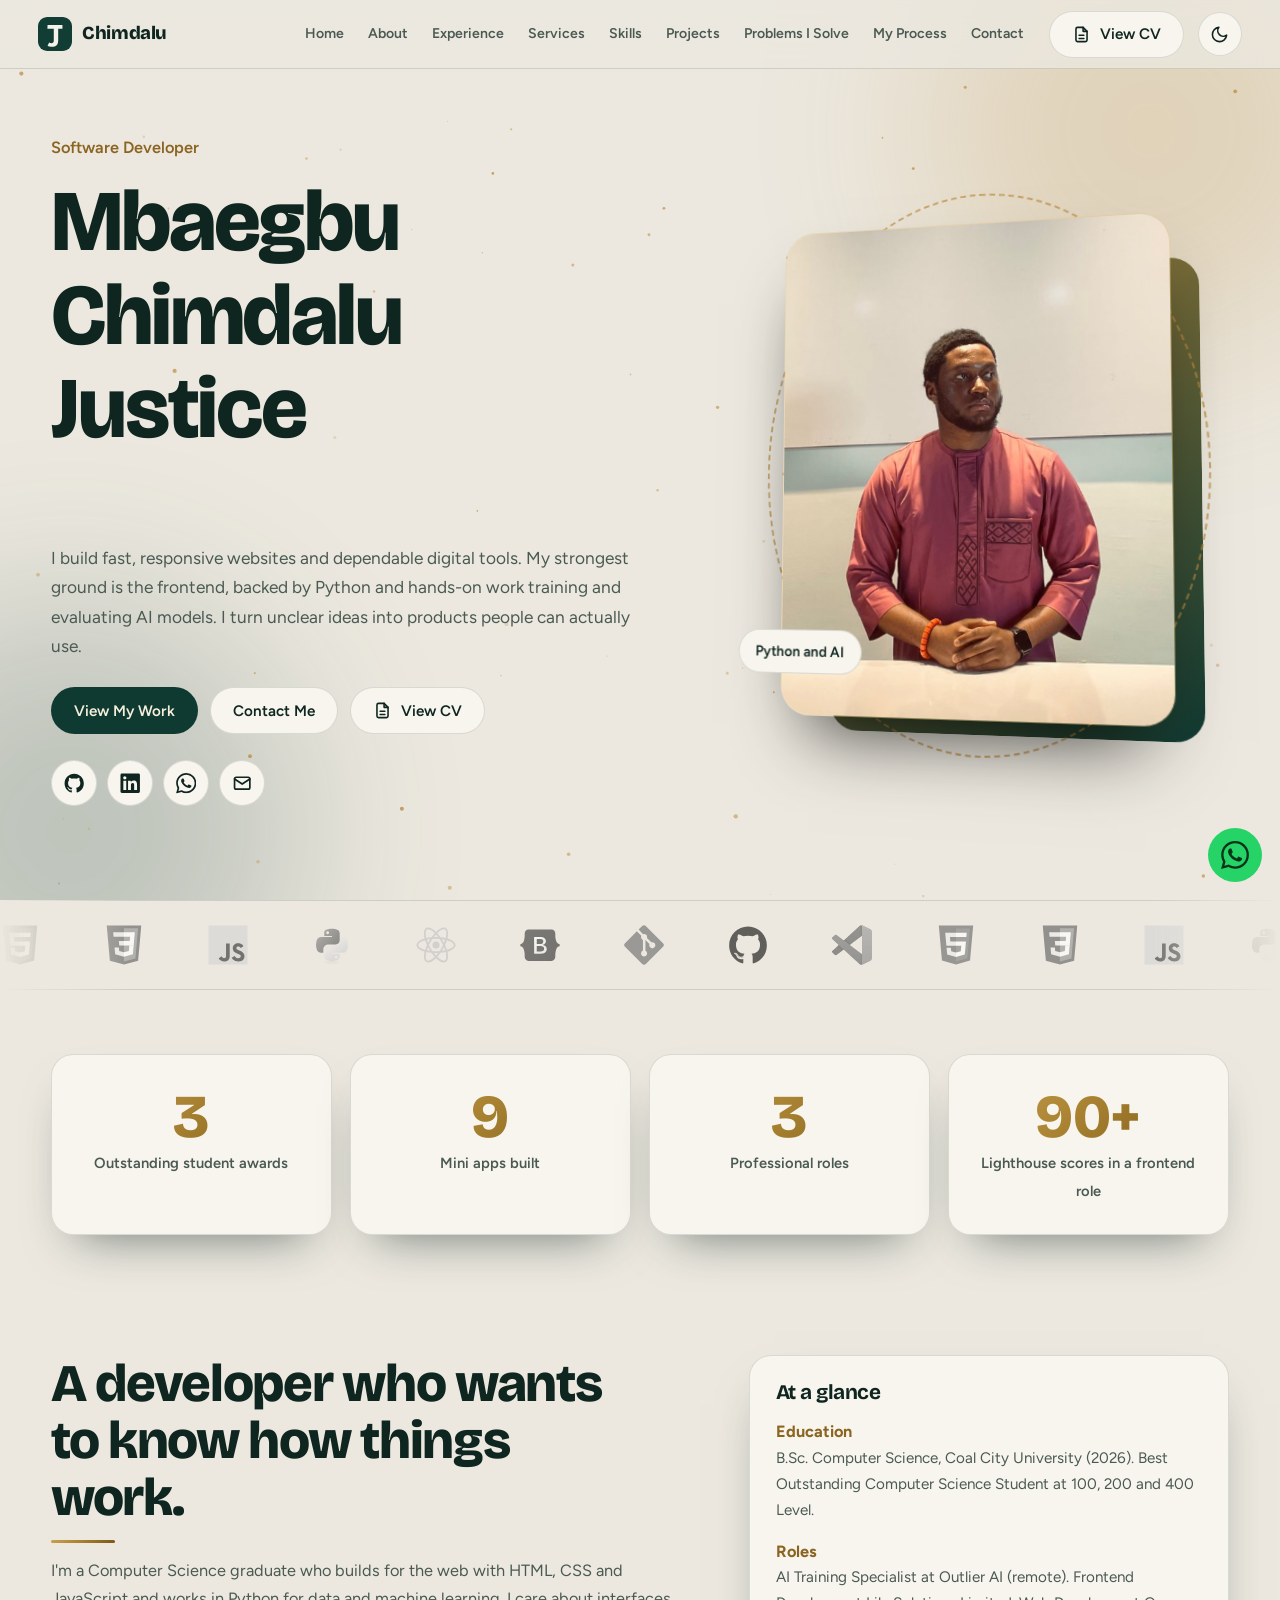
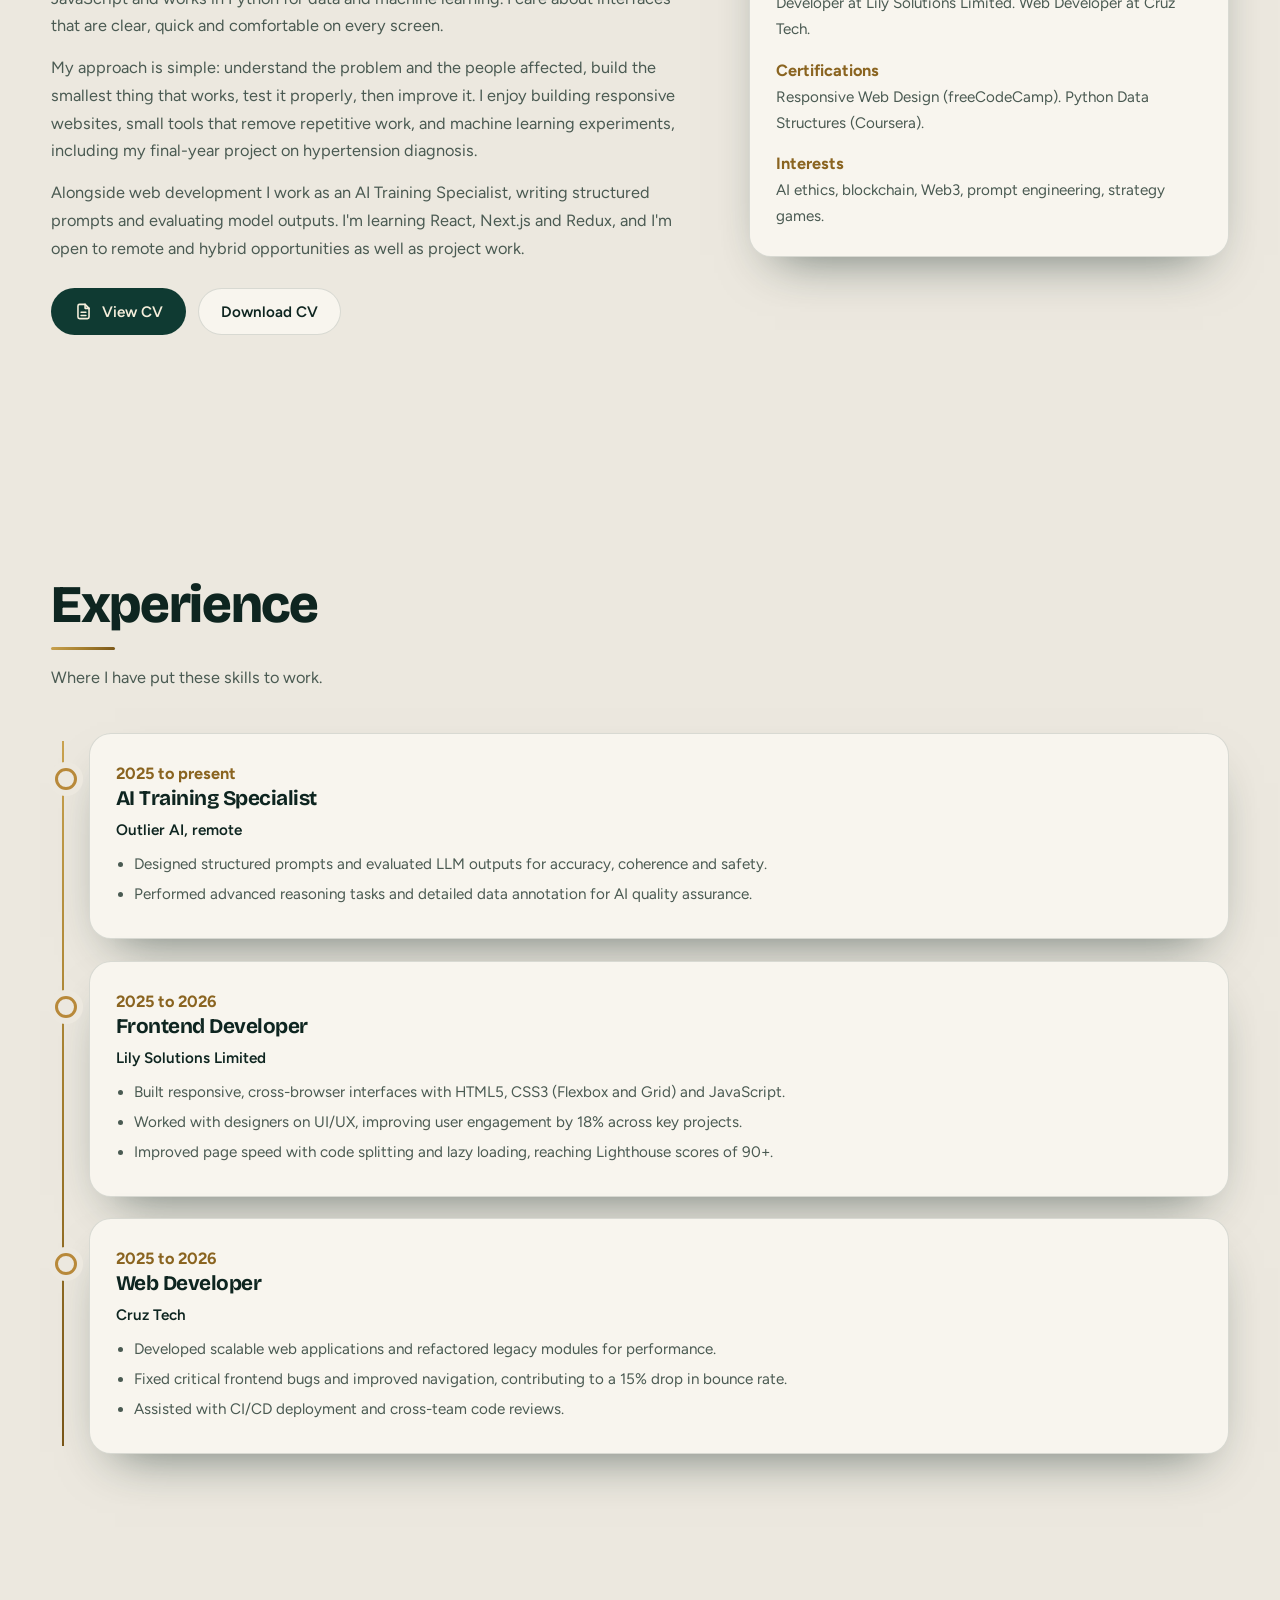
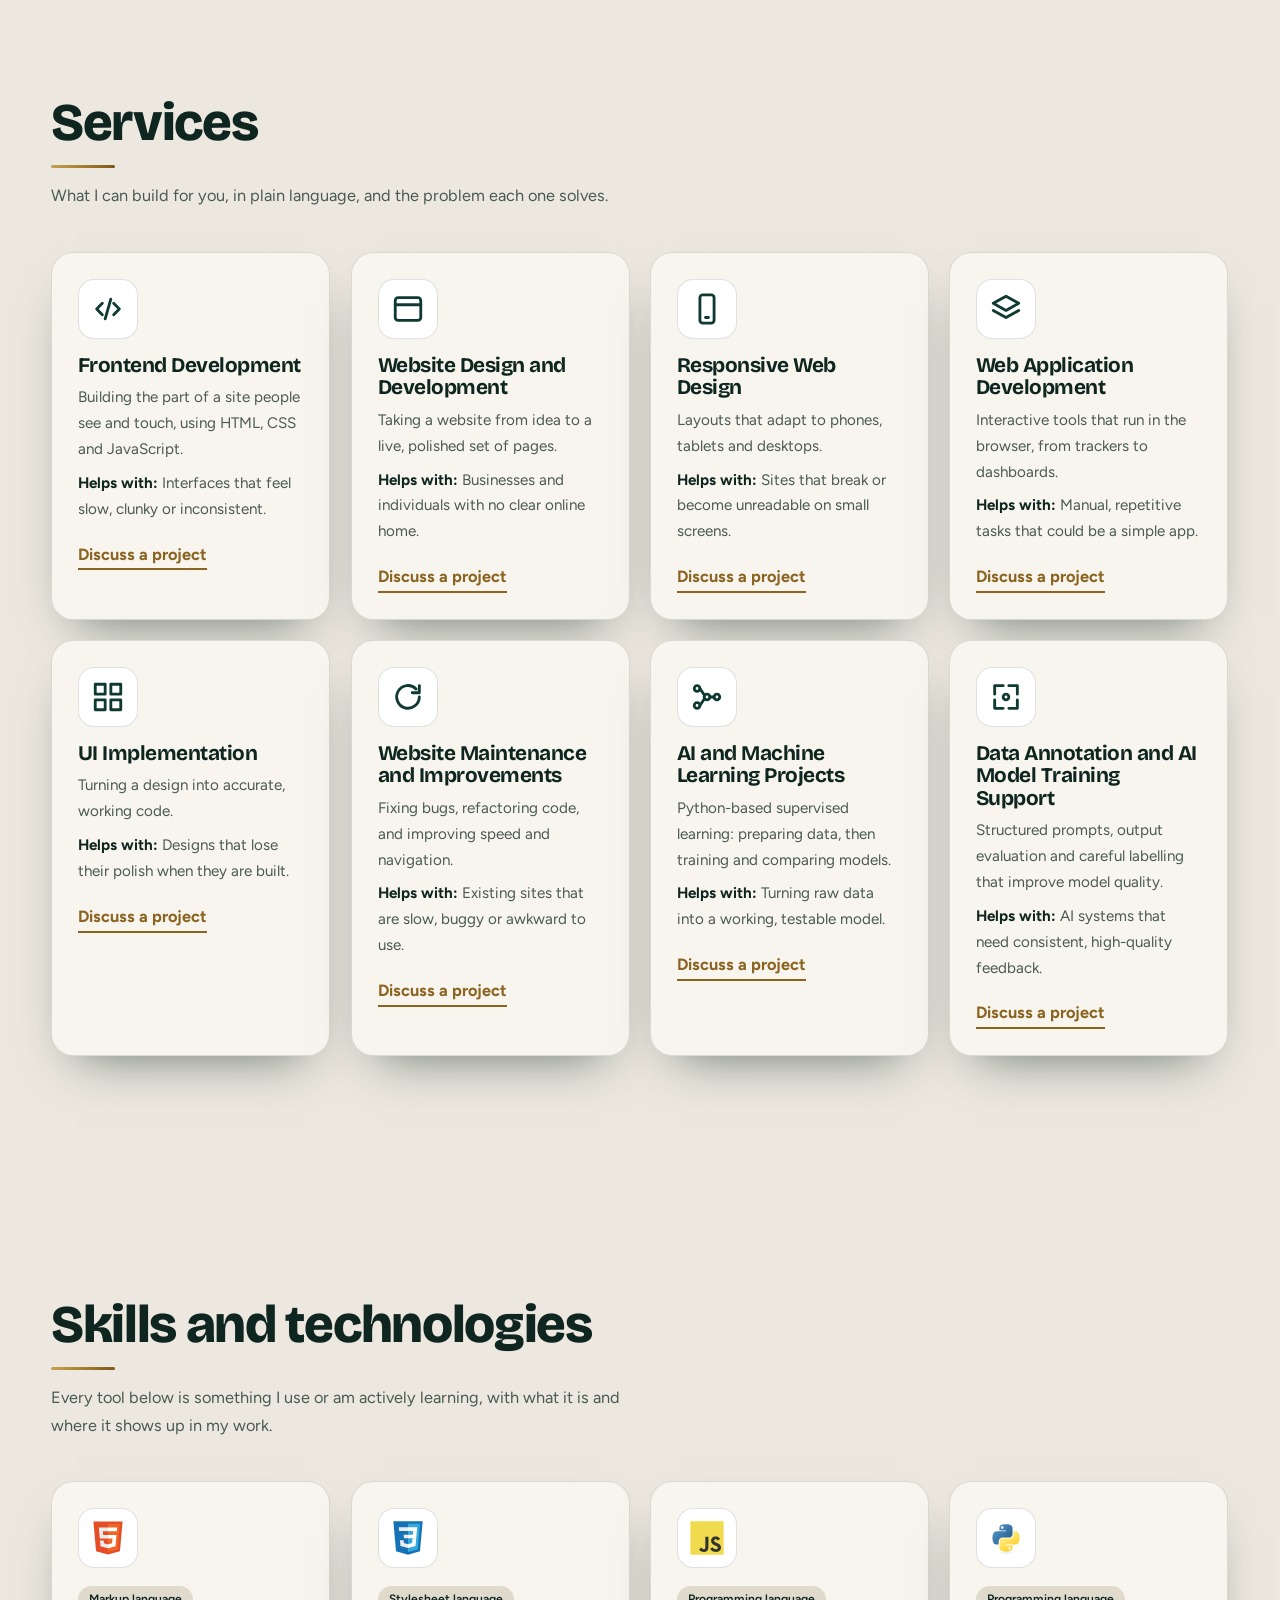
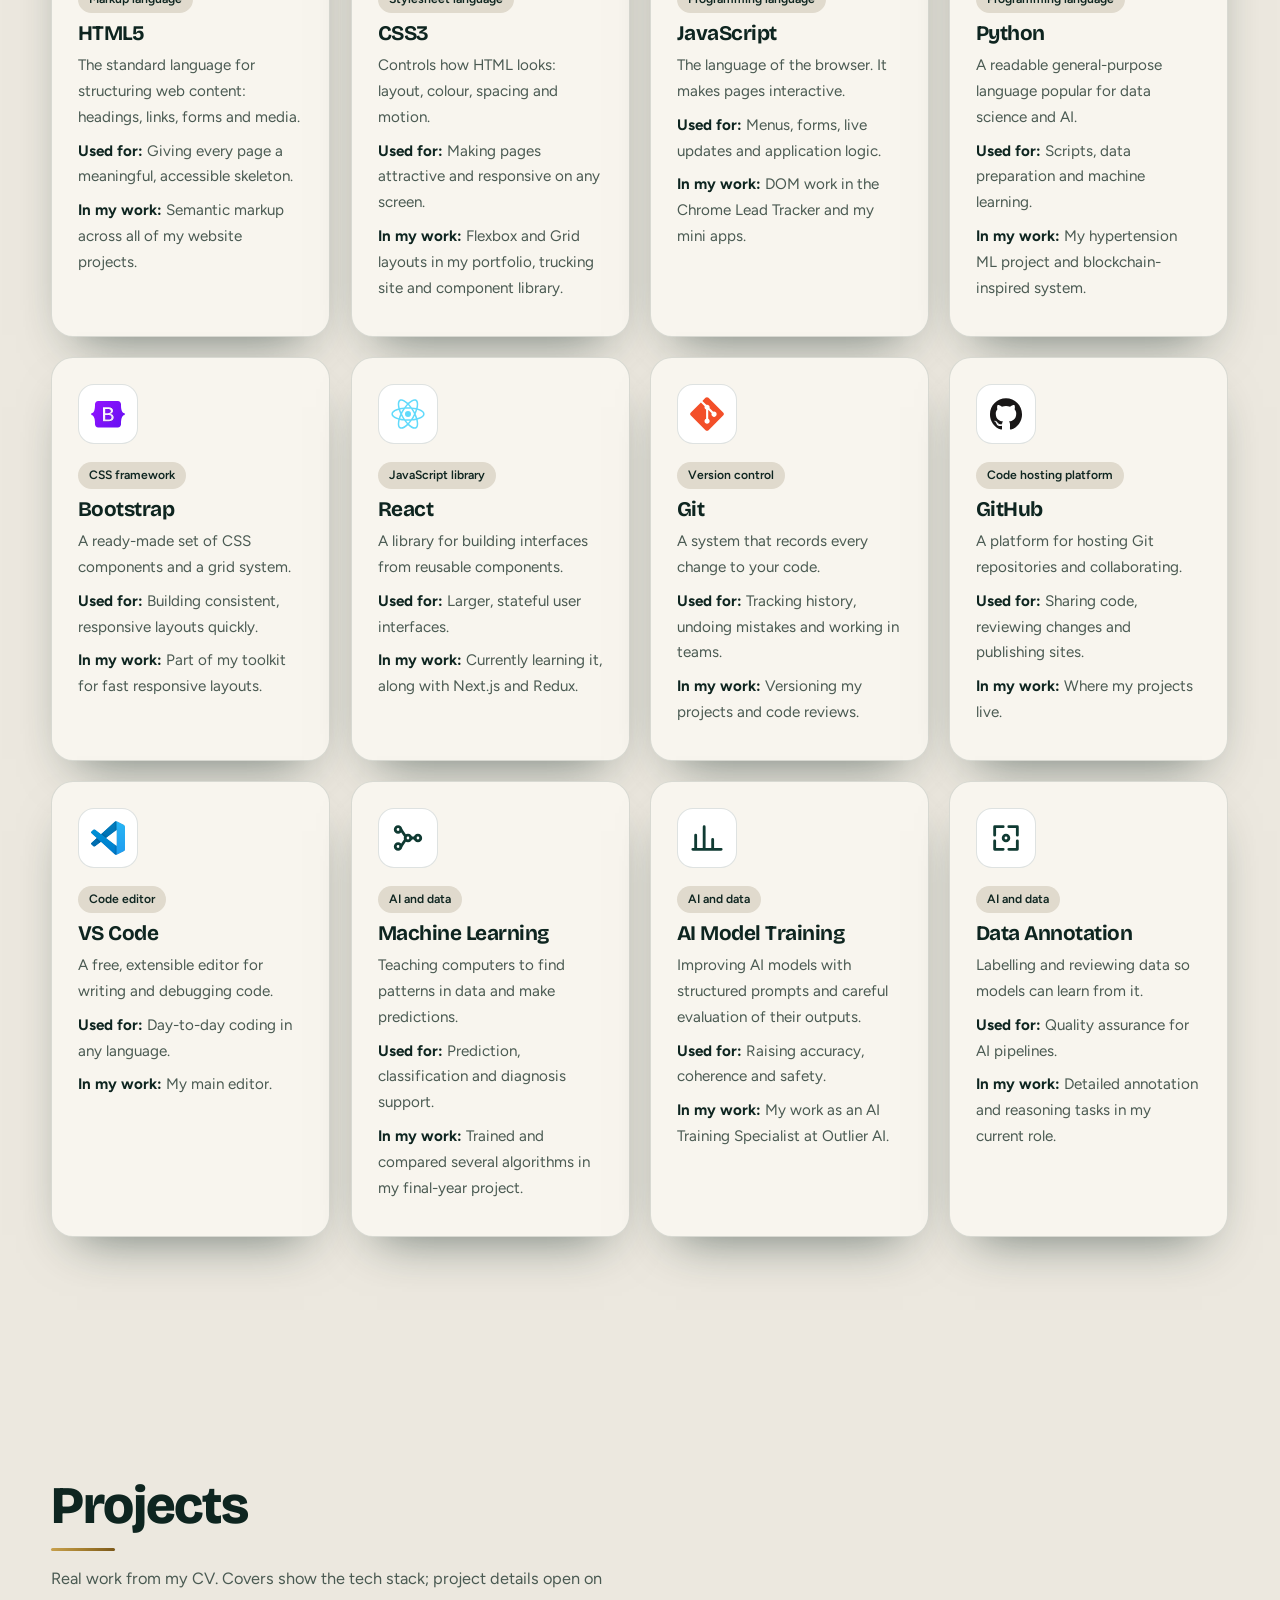
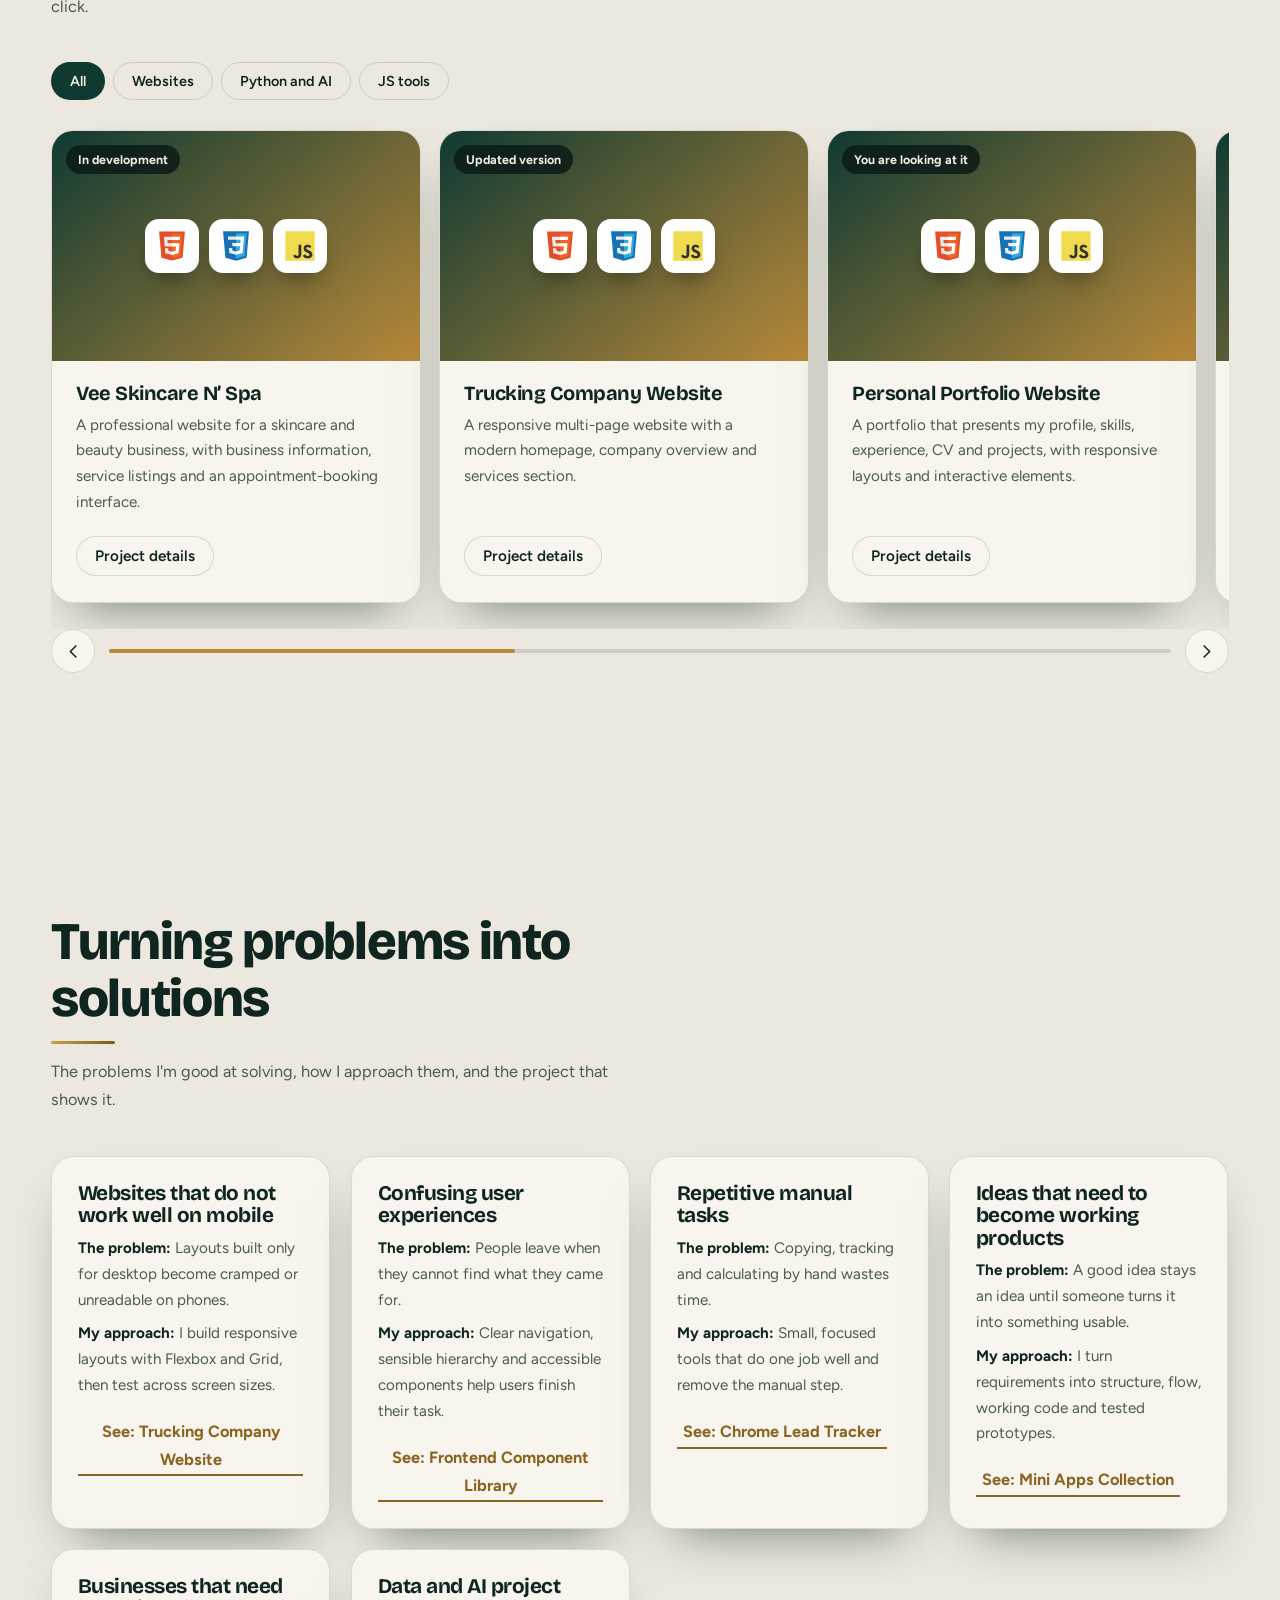
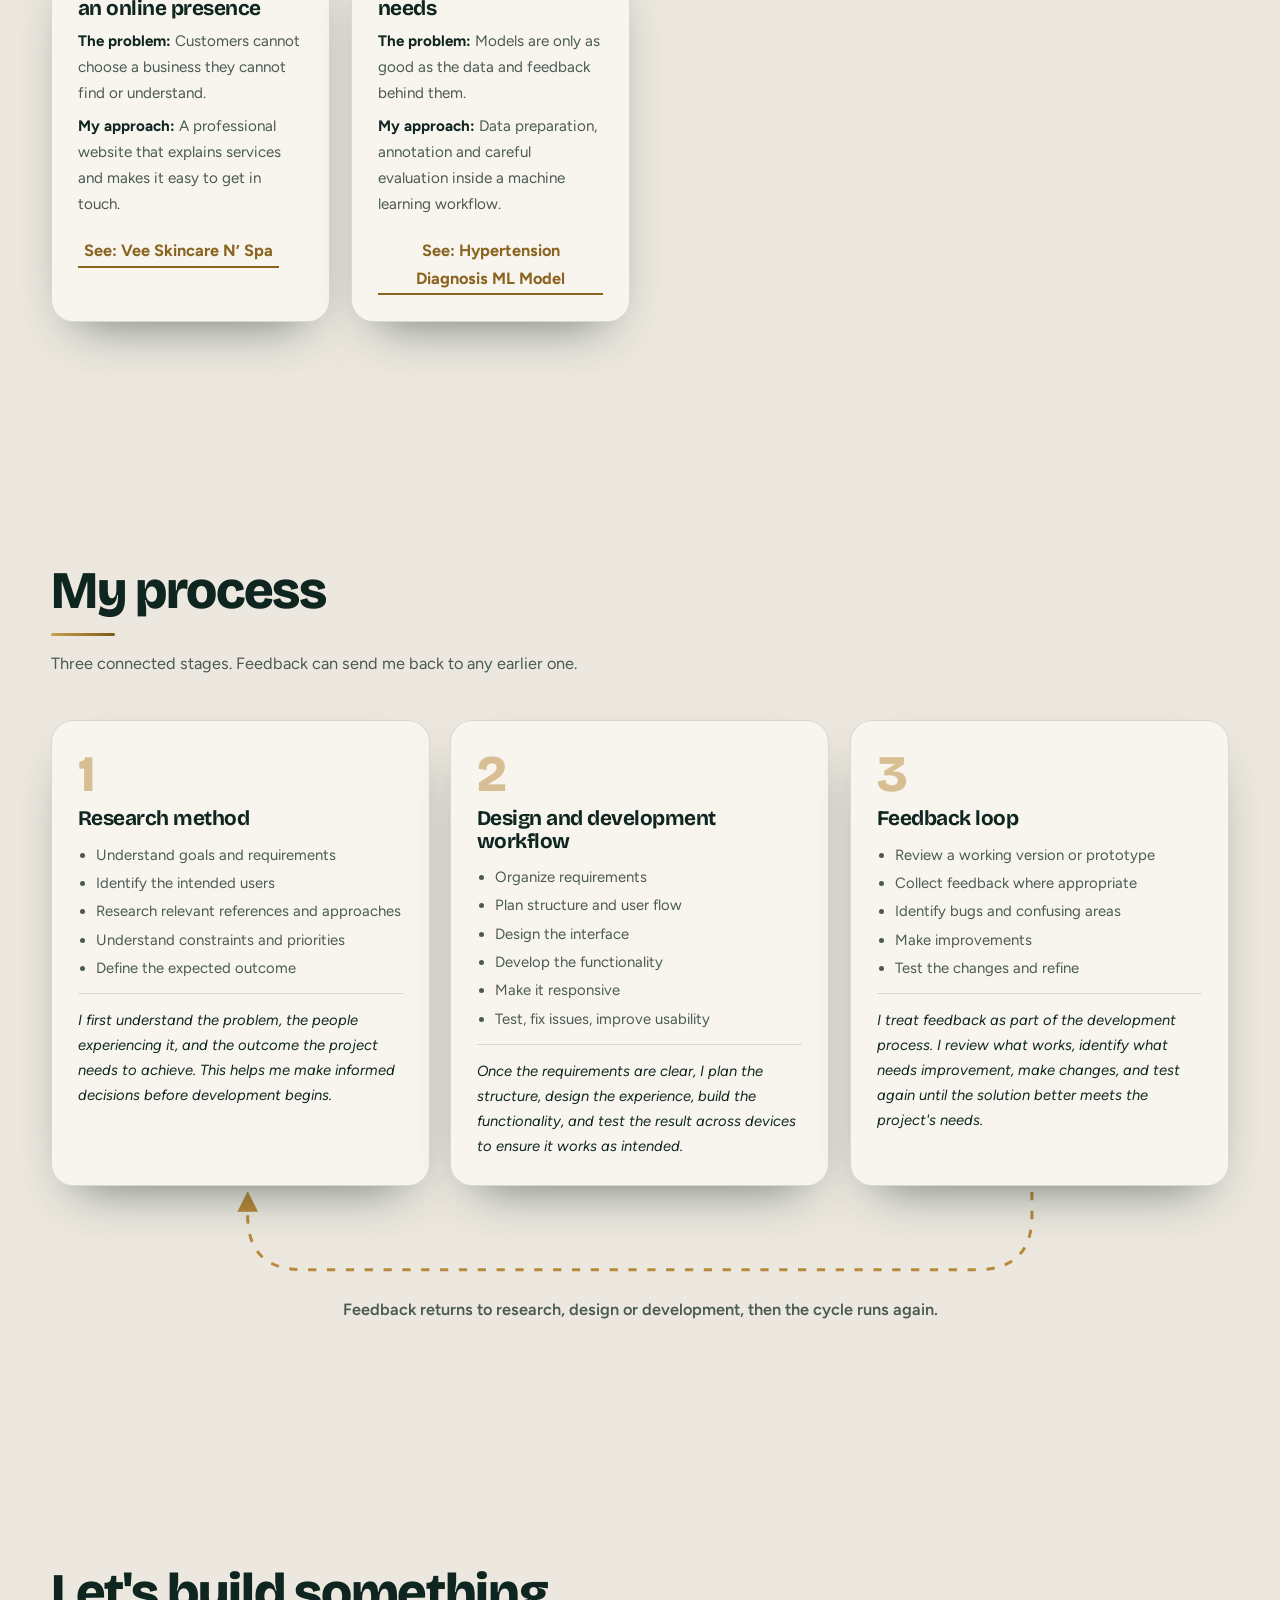
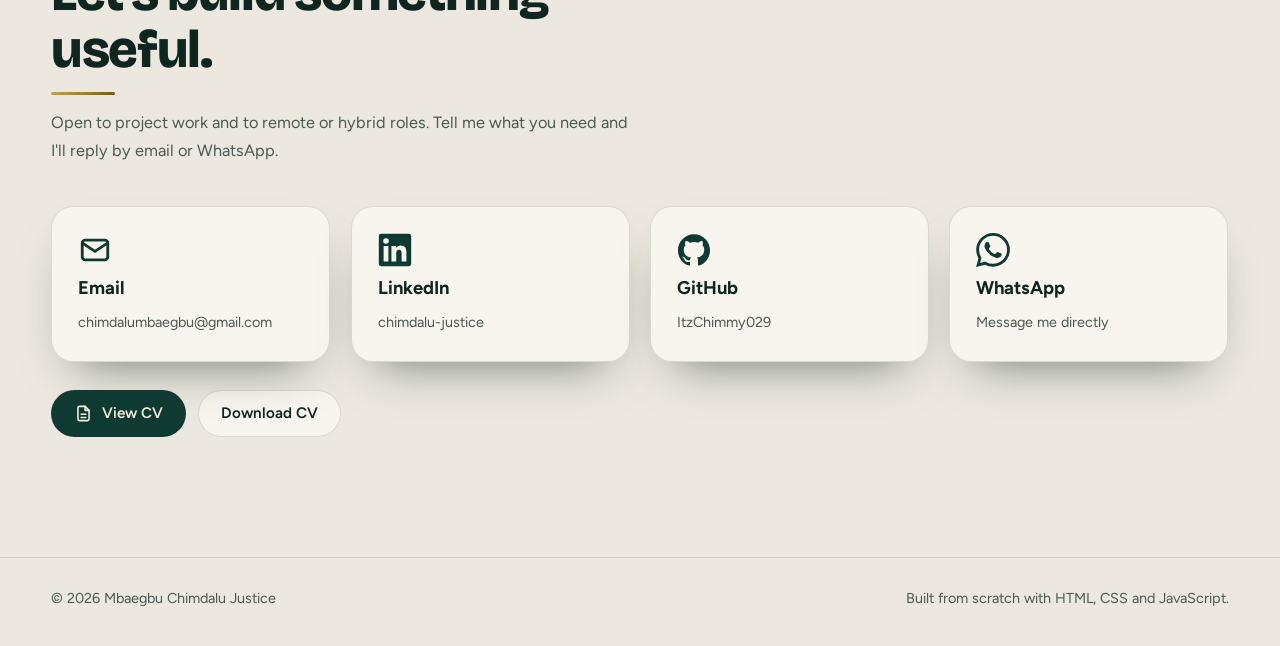
<file: index.html>
<!doctype html>
<html lang="en">
<head>
<meta charset="utf-8">
<meta name="viewport" content="width=device-width,initial-scale=1">
<title>Mbaegbu Chimdalu Justice | Software Developer</title>
<meta name="description" content="Portfolio of Mbaegbu Chimdalu Justice, a software developer building responsive frontend experiences, Python tools and AI projects.">
<meta name="theme-color" content="#0b1a17">
<link rel="icon" href="assets/favicon.svg" type="image/svg+xml">
<link rel="preconnect" href="https://fonts.googleapis.com"><link rel="preconnect" href="https://fonts.gstatic.com" crossorigin>
<link href="https://fonts.googleapis.com/css2?family=Bricolage+Grotesque:wght@500;700;800&family=Figtree:wght@400;600&display=swap" rel="stylesheet">
<script>(function(){var d=document.documentElement,t;try{t=localStorage.getItem('theme')}catch(e){}d.dataset.theme=t||(matchMedia('(prefers-color-scheme:light)').matches?'light':'dark');d.classList.add('js')})()</script>
<link rel="stylesheet" href="style.css">
</head>
<body>
<div id="intro" aria-hidden="true"><img src="assets/favicon.svg" alt="" width="84" height="84"></div><i id="pg"></i><i id="glow"></i>
<a class="sr" href="#about">Skip to content</a>
<svg width="0" height="0" style="position:absolute" aria-hidden="true"><defs>
<symbol id="i-sun" viewBox="0 0 24 24"><circle cx="12" cy="12" r="4"/><path d="M12 2v2M12 20v2M4.9 4.9l1.4 1.4M17.7 17.7l1.4 1.4M2 12h2M20 12h2M4.9 19.1l1.4-1.4M17.7 6.3l1.4-1.4"/></symbol>
<symbol id="i-moon" viewBox="0 0 24 24"><path d="M21 12.8A9 9 0 1 1 11.2 3a7 7 0 0 0 9.8 9.8z"/></symbol>
<symbol id="i-menu" viewBox="0 0 24 24"><path d="M4 7h16M4 12h16M4 17h16"/></symbol>
<symbol id="i-x" viewBox="0 0 24 24"><path d="M6 6l12 12M18 6L6 18"/></symbol>
<symbol id="i-mail" viewBox="0 0 24 24"><rect x="3" y="5" width="18" height="14" rx="2"/><path d="m3 7 9 6 9-6"/></symbol>
<symbol id="i-file" viewBox="0 0 24 24"><path d="M14 3H7a2 2 0 0 0-2 2v14a2 2 0 0 0 2 2h10a2 2 0 0 0 2-2V8z"/><path d="M14 3v5h5M9 13h6M9 17h6"/></symbol>
<symbol id="i-up" viewBox="0 0 24 24"><path d="M12 19V5M5 12l7-7 7 7"/></symbol>
<symbol id="i-prev" viewBox="0 0 24 24"><path d="M15 5l-7 7 7 7"/></symbol>
<symbol id="i-next" viewBox="0 0 24 24"><path d="M9 5l7 7-7 7"/></symbol>
<symbol id="i-code" viewBox="0 0 24 24"><path d="M8 8l-4 4 4 4M16 8l4 4-4 4M14 5l-4 14"/></symbol>
<symbol id="i-win" viewBox="0 0 24 24"><rect x="3" y="4" width="18" height="16" rx="2"/><path d="M3 9h18"/></symbol>
<symbol id="i-phone" viewBox="0 0 24 24"><rect x="7" y="2" width="10" height="20" rx="2"/><path d="M11 18h2"/></symbol>
<symbol id="i-layers" viewBox="0 0 24 24"><path d="M12 3 3 8l9 5 9-5zM3 13l9 5 9-5"/></symbol>
<symbol id="i-grid" viewBox="0 0 24 24"><rect x="3" y="3" width="7" height="7"/><rect x="14" y="3" width="7" height="7"/><rect x="3" y="14" width="7" height="7"/><rect x="14" y="14" width="7" height="7"/></symbol>
<symbol id="i-refresh" viewBox="0 0 24 24"><path d="M20 12a8 8 0 1 1-2.3-5.7M20 4v5h-5"/></symbol>
<symbol id="i-ml" viewBox="0 0 24 24"><circle cx="5" cy="6" r="2"/><circle cx="5" cy="18" r="2"/><circle cx="12" cy="12" r="2"/><circle cx="19" cy="12" r="2"/><path d="M7 6l3.2 4.8M7 18l3.2-4.8M14 12h3"/></symbol>
<symbol id="i-train" viewBox="0 0 24 24"><path d="M4 20V10M10 20V4M16 20v-7M22 20H2"/></symbol>
<symbol id="i-ann" viewBox="0 0 24 24"><path d="M4 10V4h6M14 4h6v6M20 14v6h-6M10 20H4v-6"/><circle cx="12" cy="12" r="2"/></symbol>
<symbol id="b-github" viewBox="0 0 128 128"><g fill="currentColor"><path fill-rule="evenodd" clip-rule="evenodd" d="M64 5.103c-33.347 0-60.388 27.035-60.388 60.388 0 26.682 17.303 49.317 41.297 57.303 3.017.56 4.125-1.31 4.125-2.905 0-1.44-.056-6.197-.082-11.243-16.8 3.653-20.345-7.125-20.345-7.125-2.747-6.98-6.705-8.836-6.705-8.836-5.48-3.748.413-3.67.413-3.67 6.063.425 9.257 6.223 9.257 6.223 5.386 9.23 14.127 6.562 17.573 5.02.542-3.903 2.107-6.568 3.834-8.076-13.413-1.525-27.514-6.704-27.514-29.843 0-6.593 2.36-11.98 6.223-16.21-.628-1.52-2.695-7.662.584-15.98 0 0 5.07-1.623 16.61 6.19C53.7 35 58.867 34.327 64 34.304c5.13.023 10.3.694 15.127 2.033 11.526-7.813 16.59-6.19 16.59-6.19 3.287 8.317 1.22 14.46.593 15.98 3.872 4.23 6.215 9.617 6.215 16.21 0 23.194-14.127 28.3-27.574 29.796 2.167 1.874 4.097 5.55 4.097 11.183 0 8.08-.07 14.583-.07 16.572 0 1.607 1.088 3.49 4.148 2.897 23.98-7.994 41.263-30.622 41.263-57.294C124.388 32.14 97.35 5.104 64 5.104z"/><path d="M26.484 91.806c-.133.3-.605.39-1.035.185-.44-.196-.685-.605-.543-.906.13-.31.603-.395 1.04-.188.44.197.69.61.537.91zm2.446 2.729c-.287.267-.85.143-1.232-.28-.396-.42-.47-.983-.177-1.254.298-.266.844-.14 1.24.28.394.426.472.984.17 1.255zM31.312 98.012c-.37.258-.976.017-1.35-.52-.37-.538-.37-1.183.01-1.44.373-.258.97-.025 1.35.507.368.545.368 1.19-.01 1.452zm3.261 3.361c-.33.365-1.036.267-1.552-.23-.527-.487-.674-1.18-.343-1.544.336-.366 1.045-.264 1.564.23.527.486.686 1.18.333 1.543zm4.5 1.951c-.147.473-.825.688-1.51.486-.683-.207-1.13-.76-.99-1.238.14-.477.823-.7 1.512-.485.683.206 1.13.756.988 1.237zm4.943.361c.017.498-.563.91-1.28.92-.723.017-1.308-.387-1.315-.877 0-.503.568-.91 1.29-.924.717-.013 1.306.387 1.306.88zm4.598-.782c.086.485-.413.984-1.126 1.117-.7.13-1.35-.172-1.44-.653-.086-.498.422-.997 1.122-1.126.714-.123 1.354.17 1.444.663zm0 0"/></g></symbol>
<symbol id="b-linkedin" viewBox="0 0 128 128"><path d="M116 3H12a8.91 8.91 0 00-9 8.8v104.42a8.91 8.91 0 009 8.78h104a8.93 8.93 0 009-8.81V11.77A8.93 8.93 0 00116 3zM39.17 107H21.06V48.73h18.11zm-9-66.21a10.5 10.5 0 1110.49-10.5 10.5 10.5 0 01-10.54 10.48zM107 107H88.89V78.65c0-6.75-.12-15.44-9.41-15.44s-10.87 7.36-10.87 15V107H50.53V48.73h17.36v8h.24c2.42-4.58 8.32-9.41 17.13-9.41C103.6 47.28 107 59.35 107 75z"/></symbol>
<symbol id="b-whatsapp" viewBox="0 0 24 24"><path d="M17.472 14.382c-.297-.149-1.758-.867-2.03-.967-.273-.099-.471-.148-.67.15-.197.297-.767.966-.94 1.164-.173.199-.347.223-.644.075-.297-.15-1.255-.463-2.39-1.475-.883-.788-1.48-1.761-1.653-2.059-.173-.297-.018-.458.13-.606.134-.133.298-.347.446-.52.149-.174.198-.298.298-.497.099-.198.05-.371-.025-.52-.075-.149-.669-1.612-.916-2.207-.242-.579-.487-.5-.669-.51-.173-.008-.371-.01-.57-.01-.198 0-.52.074-.792.372-.272.297-1.04 1.016-1.04 2.479 0 1.462 1.065 2.875 1.213 3.074.149.198 2.096 3.2 5.077 4.487.709.306 1.262.489 1.694.625.712.227 1.36.195 1.871.118.571-.085 1.758-.719 2.006-1.413.248-.694.248-1.289.173-1.413-.074-.124-.272-.198-.57-.347m-5.421 7.403h-.004a9.87 9.87 0 01-5.031-1.378l-.361-.214-3.741.982.998-3.648-.235-.374a9.86 9.86 0 01-1.51-5.26c.001-5.45 4.436-9.884 9.888-9.884 2.64 0 5.122 1.03 6.988 2.898a9.825 9.825 0 012.893 6.994c-.003 5.45-4.437 9.884-9.885 9.884m8.413-18.297A11.815 11.815 0 0012.05 0C5.495 0 .16 5.335.157 11.892c0 2.096.547 4.142 1.588 5.945L.057 24l6.305-1.654a11.882 11.882 0 005.683 1.448h.005c6.554 0 11.89-5.335 11.893-11.893a11.821 11.821 0 00-3.48-8.413Z"/></symbol>
</defs></svg>

<header class="nav" id="nav"><div class="w">
<a class="brand" href="#home"><img src="assets/favicon.svg" alt="" width="34" height="34"><span>Chimdalu</span></a>
<nav class="links" id="links" aria-label="Main">
<a href="#home">Home</a><a href="#about">About</a><a href="#experience">Experience</a><a href="#services">Services</a><a href="#skills">Skills</a><a href="#projects">Projects</a><a href="#problems">Problems I Solve</a><a href="#process">My Process</a><a href="#contact">Contact</a>
<div class="msoc"><a href="https://github.com/ItzChimmy029" aria-label="GitHub"><svg class="bi"><use href="#b-github"/></svg></a><a href="https://ng.linkedin.com/in/chimdalu-justice-24088625b" aria-label="LinkedIn"><svg class="bi"><use href="#b-linkedin"/></svg></a><a href="https://wa.me/2348055695633" aria-label="WhatsApp"><svg class="bi"><use href="#b-whatsapp"/></svg></a><a href="mailto:chimdalumbaegbu@gmail.com" aria-label="Email"><svg class="ic"><use href="#i-mail"/></svg></a></div>
</nav>
<a class="btn cvb" href="assets/CV.pdf" target="_blank" rel="noopener"><svg class="ic"><use href="#i-file"/></svg>View CV</a>
<button class="btn icb" id="theme" type="button" aria-label="Switch between light and dark theme"><svg class="ic sun"><use href="#i-sun"/></svg><svg class="ic moon"><use href="#i-moon"/></svg></button>
<button class="btn icb menu" id="menu" type="button" aria-label="Open menu" aria-expanded="false" aria-controls="links"><svg class="ic mi"><use href="#i-menu"/></svg><svg class="ic xi"><use href="#i-x"/></svg></button>
</div></header>

<main>
<section id="home" class="hero"><div class="orb"></div><div class="orb b"></div><canvas id="dust" aria-hidden="true"></canvas>
<div class="w hg">
<div>
<p class="eye rv">Software Developer</p>
<h1>Mbaegbu Chimdalu Justice</h1>
<p class="rot rv" aria-hidden="true"><span>Frontend interfaces that feel considered.</span><span>Python tools and applied AI.</span><span>Websites that work on every screen.</span></p>
<p class="lead rv">I build fast, responsive websites and dependable digital tools. My strongest ground is the frontend, backed by Python and hands-on work training and evaluating AI models. I turn unclear ideas into products people can actually use.</p>
<div class="row rv"><a class="btn p" href="#projects">View My Work</a><a class="btn" href="#contact">Contact Me</a><a class="btn" href="assets/CV.pdf" target="_blank" rel="noopener"><svg class="ic"><use href="#i-file"/></svg>View CV</a></div>
<div class="soc rv"><a href="https://github.com/ItzChimmy029" aria-label="GitHub" target="_blank" rel="noopener"><svg class="bi"><use href="#b-github"/></svg></a><a href="https://ng.linkedin.com/in/chimdalu-justice-24088625b" aria-label="LinkedIn" target="_blank" rel="noopener"><svg class="bi"><use href="#b-linkedin"/></svg></a><a href="https://wa.me/2348055695633" aria-label="WhatsApp" target="_blank" rel="noopener"><svg class="bi"><use href="#b-whatsapp"/></svg></a><a href="mailto:chimdalumbaegbu@gmail.com" aria-label="Email"><svg class="ic"><use href="#i-mail"/></svg></a></div>
</div>
<div class="stage" id="stage"><div class="frame" id="frame">
<span class="ring"></span><span class="plate"></span>
<img src="assets/portrait.jpg" alt="Portrait of Mbaegbu Chimdalu Justice in a rose embroidered outfit, standing at a counter" width="640" height="800" fetchpriority="high">
<div class="cube" aria-hidden="true"><i><img src="assets/logos/html5-original.svg" alt=""></i><i><img src="assets/logos/css3-original.svg" alt=""></i><i><img src="assets/logos/javascript-original.svg" alt=""></i><i><img src="assets/logos/python-original.svg" alt=""></i><i><img src="assets/logos/react-original.svg" alt=""></i><i><img src="assets/logos/git-original.svg" alt=""></i></div>
<span class="chip c1">Frontend</span><span class="chip c2">Python and AI</span>
</div></div>
</div></section>

<div class="mq" aria-hidden="true"><div class="mt"><img class="" src="assets/logos/html5-original.svg" alt="" width="40" height="40"><img class="" src="assets/logos/css3-original.svg" alt="" width="40" height="40"><img class="" src="assets/logos/javascript-original.svg" alt="" width="40" height="40"><img class="" src="assets/logos/python-original.svg" alt="" width="40" height="40"><img class="" src="assets/logos/react-original.svg" alt="" width="40" height="40"><img class="" src="assets/logos/bootstrap-original.svg" alt="" width="40" height="40"><img class="" src="assets/logos/git-original.svg" alt="" width="40" height="40"><img class="inv" src="assets/logos/github-original.svg" alt="" width="40" height="40"><img class="" src="assets/logos/vscode-original.svg" alt="" width="40" height="40"><img class="" src="assets/logos/html5-original.svg" alt="" width="40" height="40"><img class="" src="assets/logos/css3-original.svg" alt="" width="40" height="40"><img class="" src="assets/logos/javascript-original.svg" alt="" width="40" height="40"><img class="" src="assets/logos/python-original.svg" alt="" width="40" height="40"><img class="" src="assets/logos/react-original.svg" alt="" width="40" height="40"><img class="" src="assets/logos/bootstrap-original.svg" alt="" width="40" height="40"><img class="" src="assets/logos/git-original.svg" alt="" width="40" height="40"><img class="inv" src="assets/logos/github-original.svg" alt="" width="40" height="40"><img class="" src="assets/logos/vscode-original.svg" alt="" width="40" height="40"></div></div>
<section class="stats"><div class="w sg"><div class="card sn rv" data-tilt style="--d:0ms"><b data-n="3" data-s="">3</b><span>Outstanding student awards</span></div><div class="card sn rv" data-tilt style="--d:80ms"><b data-n="9" data-s="">9</b><span>Mini apps built</span></div><div class="card sn rv" data-tilt style="--d:160ms"><b data-n="3" data-s="">3</b><span>Professional roles</span></div><div class="card sn rv" data-tilt style="--d:240ms"><b data-n="90" data-s="+">90+</b><span>Lighthouse scores in a frontend role</span></div></div></section>
<section id="about"><div class="w ab">
<div class="rv"><h2>A developer who wants to know how things work.</h2>
<p>I'm a Computer Science graduate who builds for the web with HTML, CSS and JavaScript and works in Python for data and machine learning. I care about interfaces that are clear, quick and comfortable on every screen.</p>
<p>My approach is simple: understand the problem and the people affected, build the smallest thing that works, test it properly, then improve it. I enjoy building responsive websites, small tools that remove repetitive work, and machine learning experiments, including my final-year project on hypertension diagnosis.</p>
<p>Alongside web development I work as an AI Training Specialist, writing structured prompts and evaluating model outputs. I'm learning React, Next.js and Redux, and I'm open to remote and hybrid opportunities as well as project work.</p>
<div class="row"><a class="btn p" href="assets/CV.pdf" target="_blank" rel="noopener"><svg class="ic"><use href="#i-file"/></svg>View CV</a><a class="btn" href="assets/CV.pdf" download="Mbaegbu_Chimdalu_Justice_CV.pdf">Download CV</a></div></div>
<aside class="card facts rv" data-tilt>
<h3>At a glance</h3>
<dl><dt>Education</dt><dd>B.Sc. Computer Science, Coal City University (2026). Best Outstanding Computer Science Student at 100, 200 and 400 Level.</dd>
<dt>Roles</dt><dd>AI Training Specialist at Outlier AI (remote). Frontend Developer at Lily Solutions Limited. Web Developer at Cruz Tech.</dd>
<dt>Certifications</dt><dd>Responsive Web Design (freeCodeCamp). Python Data Structures (Coursera).</dd>
<dt>Interests</dt><dd>AI ethics, blockchain, Web3, prompt engineering, strategy games.</dd></dl>
</aside></div></section>

<section id="experience"><div class="w"><h2 class="rv">Experience</h2><p class="sub rv">Where I have put these skills to work.</p><div class="tl"><article class="card rv" data-tilt><span class="when">2025 to present</span><h3>AI Training Specialist</h3><p class="org">Outlier AI, remote</p><ul><li>Designed structured prompts and evaluated LLM outputs for accuracy, coherence and safety.</li><li>Performed advanced reasoning tasks and detailed data annotation for AI quality assurance.</li></ul></article><article class="card rv" data-tilt><span class="when">2025 to 2026</span><h3>Frontend Developer</h3><p class="org">Lily Solutions Limited</p><ul><li>Built responsive, cross-browser interfaces with HTML5, CSS3 (Flexbox and Grid) and JavaScript.</li><li>Worked with designers on UI/UX, improving user engagement by 18% across key projects.</li><li>Improved page speed with code splitting and lazy loading, reaching Lighthouse scores of 90+.</li></ul></article><article class="card rv" data-tilt><span class="when">2025 to 2026</span><h3>Web Developer</h3><p class="org">Cruz Tech</p><ul><li>Developed scalable web applications and refactored legacy modules for performance.</li><li>Fixed critical frontend bugs and improved navigation, contributing to a 15% drop in bounce rate.</li><li>Assisted with CI/CD deployment and cross-team code reviews.</li></ul></article></div></div></section>

<section id="services"><div class="w"><h2 class="rv">Services</h2><p class="sub rv">What I can build for you, in plain language, and the problem each one solves.</p><div class="grid" id="sv"></div></div></section>

<section id="skills"><div class="w"><h2 class="rv">Skills and technologies</h2><p class="sub rv">Every tool below is something I use or am actively learning, with what it is and where it shows up in my work.</p><div class="grid" id="sk"></div></div></section>

<section id="projects"><div class="w"><h2 class="rv">Projects</h2><p class="sub rv">Real work from my CV. Covers show the tech stack; project details open on click.</p>
<div class="fl rv" role="group" aria-label="Filter projects"><button type="button" data-f="all" aria-pressed="true">All</button><button type="button" data-f="web" aria-pressed="false">Websites</button><button type="button" data-f="ai" aria-pressed="false">Python and AI</button><button type="button" data-f="tools" aria-pressed="false">JS tools</button></div>
<div class="car" id="car" aria-roledescription="carousel" aria-label="Projects"><div class="track" id="track" tabindex="0"></div>
<div class="ctl"><button class="btn icb" id="prev" type="button" aria-label="Previous projects"><svg class="ic"><use href="#i-prev"/></svg></button><div class="bar" aria-hidden="true"><i id="bar"></i></div><button class="btn icb" id="next" type="button" aria-label="Next projects"><svg class="ic"><use href="#i-next"/></svg></button></div></div>
</div></section>

<section id="problems"><div class="w"><h2 class="rv">Turning problems into solutions</h2><p class="sub rv">The problems I'm good at solving, how I approach them, and the project that shows it.</p><div class="grid" id="pb"></div></div></section>

<section id="process"><div class="w"><h2 class="rv">My process</h2><p class="sub rv">Three connected stages. Feedback can send me back to any earlier one.</p>
<div class="steps">
<article class="card rv"><span class="n">1</span><h3>Research method</h3><ul><li>Understand goals and requirements</li><li>Identify the intended users</li><li>Research relevant references and approaches</li><li>Understand constraints and priorities</li><li>Define the expected outcome</li></ul><q>I first understand the problem, the people experiencing it, and the outcome the project needs to achieve. This helps me make informed decisions before development begins.</q></article>
<article class="card rv" style="--d:120ms"><span class="n">2</span><h3>Design and development workflow</h3><ul><li>Organize requirements</li><li>Plan structure and user flow</li><li>Design the interface</li><li>Develop the functionality</li><li>Make it responsive</li><li>Test, fix issues, improve usability</li></ul><q>Once the requirements are clear, I plan the structure, design the experience, build the functionality, and test the result across devices to ensure it works as intended.</q></article>
<article class="card rv" style="--d:240ms"><span class="n">3</span><h3>Feedback loop</h3><ul><li>Review a working version or prototype</li><li>Collect feedback where appropriate</li><li>Identify bugs and confusing areas</li><li>Make improvements</li><li>Test the changes and refine</li></ul><q>I treat feedback as part of the development process. I review what works, identify what needs improvement, make changes, and test again until the solution better meets the project's needs.</q></article>
</div>
<svg class="loop" viewBox="0 0 1000 80" aria-hidden="true"><defs><marker id="ar" viewBox="0 0 10 10" refX="5" refY="5" markerWidth="7" markerHeight="7" orient="auto"><path d="M0 0L10 5L0 10z" fill="currentColor"/></marker></defs><path d="M833 0V20Q833 66 786 66H214Q167 66 167 20V8" fill="none" stroke="currentColor" stroke-width="2.5" marker-end="url(#ar)"/></svg>
<p class="fb">Feedback returns to research, design or development, then the cycle runs again.</p>
</div></section>


<section id="contact"><div class="w"><h2 class="rv">Let's build something useful.</h2><p class="sub rv">Open to project work and to remote or hybrid roles. Tell me what you need and I'll reply by email or WhatsApp.</p>
<div class="grid c4">
<a class="card cl rv" data-tilt href="mailto:chimdalumbaegbu@gmail.com?subject=Project%20inquiry"><svg class="ic"><use href="#i-mail"/></svg><b>Email</b><span>chimdalumbaegbu@gmail.com</span></a>
<a class="card cl rv" data-tilt href="https://ng.linkedin.com/in/chimdalu-justice-24088625b" target="_blank" rel="noopener"><svg class="bi"><use href="#b-linkedin"/></svg><b>LinkedIn</b><span>chimdalu-justice</span></a>
<a class="card cl rv" data-tilt href="https://github.com/ItzChimmy029" target="_blank" rel="noopener"><svg class="bi"><use href="#b-github"/></svg><b>GitHub</b><span>ItzChimmy029</span></a>
<a class="card cl rv" data-tilt href="https://wa.me/2348055695633" target="_blank" rel="noopener"><svg class="bi"><use href="#b-whatsapp"/></svg><b>WhatsApp</b><span>Message me directly</span></a>
</div>
<div class="row" style="margin-top:28px"><a class="btn p" href="assets/CV.pdf" target="_blank" rel="noopener"><svg class="ic"><use href="#i-file"/></svg>View CV</a><a class="btn" href="assets/CV.pdf" download="Mbaegbu_Chimdalu_Justice_CV.pdf">Download CV</a></div>
</div></section>
</main>

<footer><div class="w"><span>&copy; <span id="yr"></span> Mbaegbu Chimdalu Justice</span><span>Built from scratch with HTML, CSS and JavaScript.</span></div></footer>

<a class="fab wa" href="https://wa.me/2348055695633" target="_blank" rel="noopener" aria-label="Chat on WhatsApp"><svg class="bi"><use href="#b-whatsapp"/></svg></a>
<button class="fab top" id="top" type="button" aria-label="Back to top"><svg class="ic"><use href="#i-up"/></svg></button>

<dialog id="dlg" aria-labelledby="dt"><button class="btn icb" id="dx" type="button" aria-label="Close project details"><svg class="ic"><use href="#i-x"/></svg></button><div id="dc" class="dbody"></div></dialog>
<script src="main.js"></script>
</body>
</html>
</file>
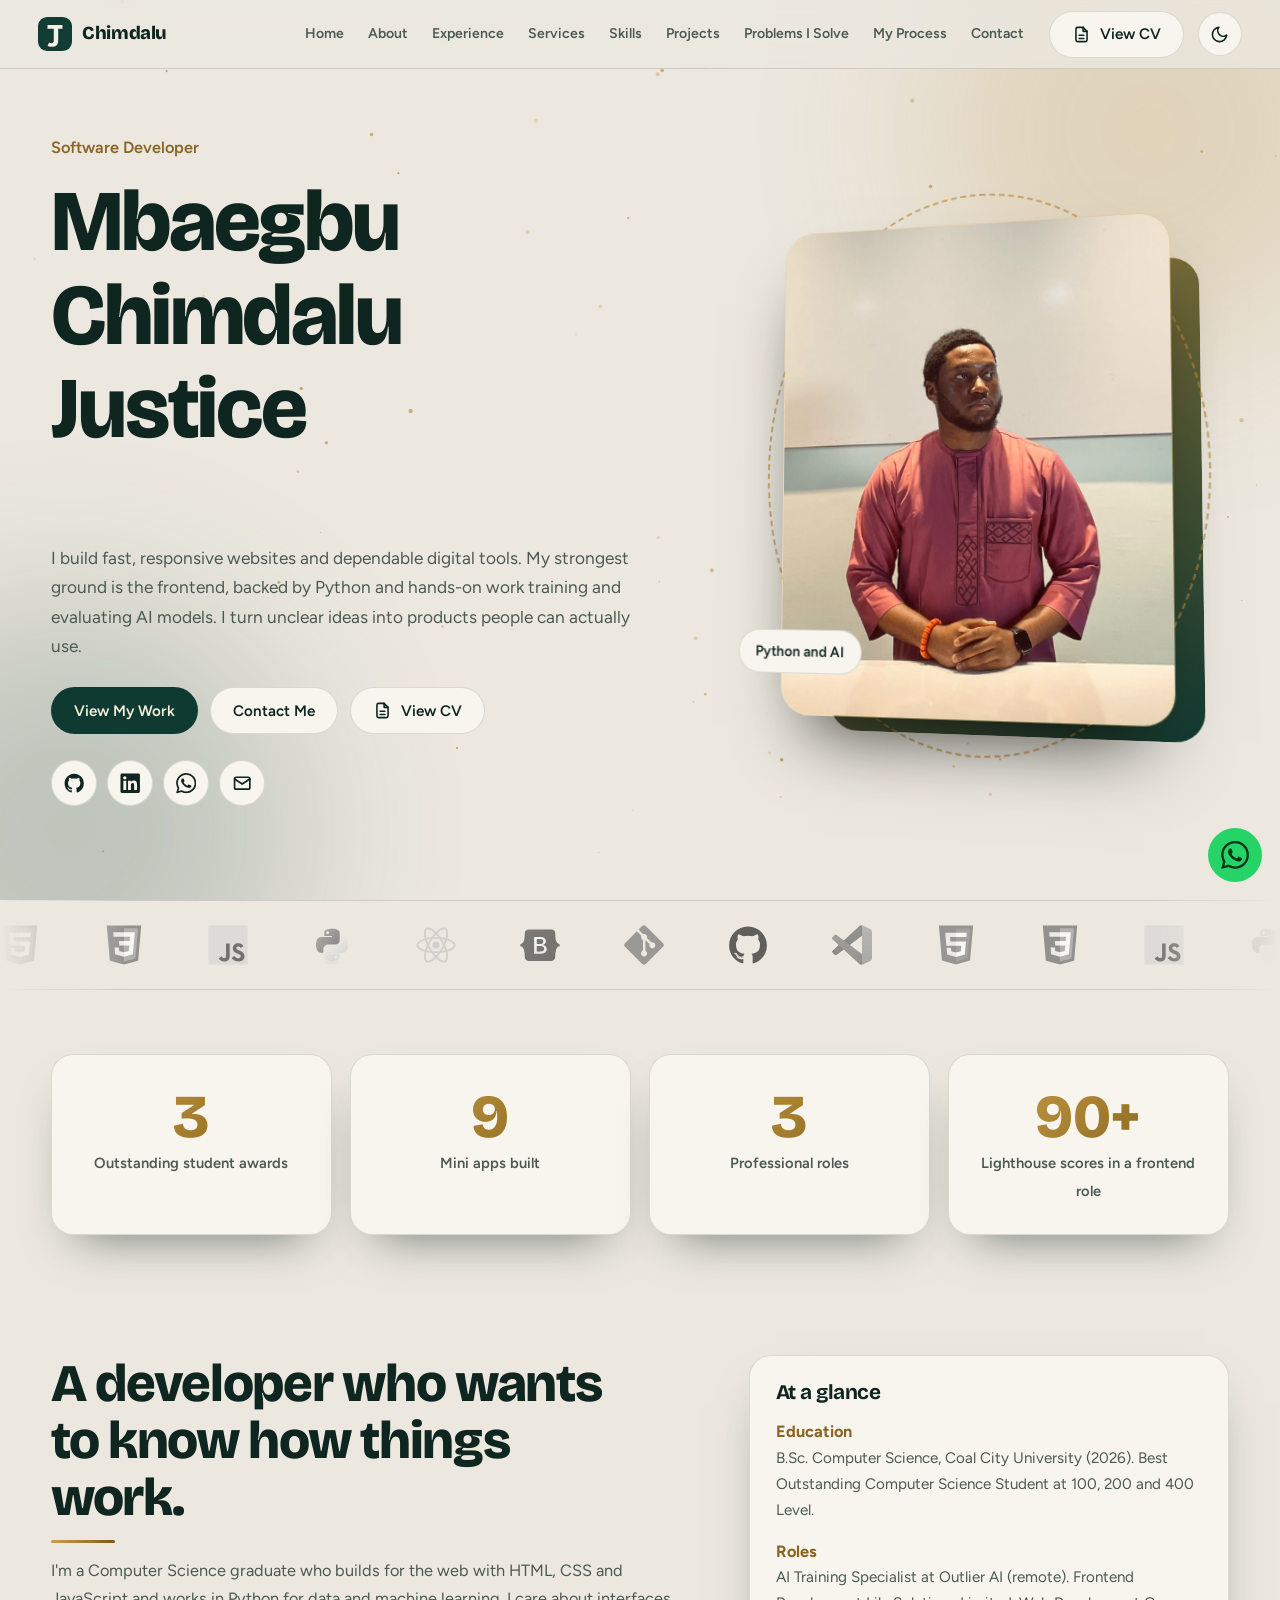
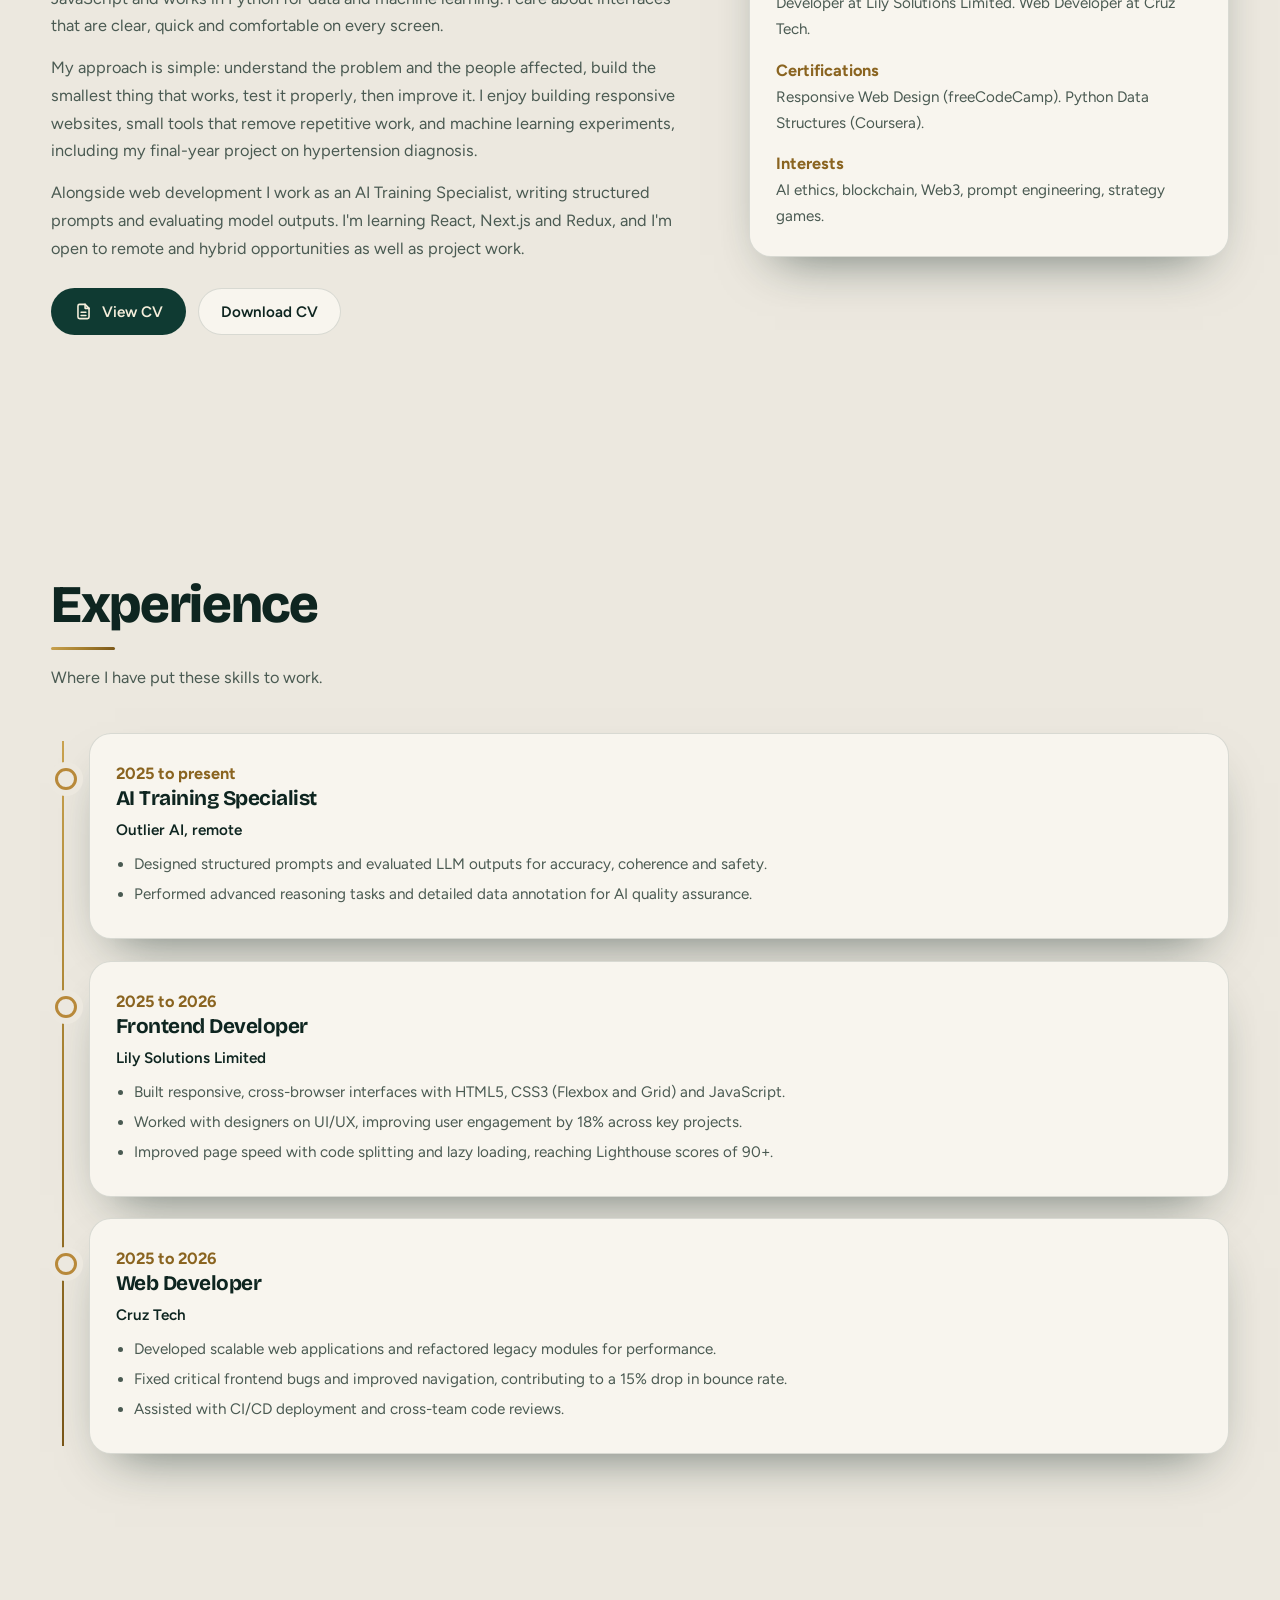
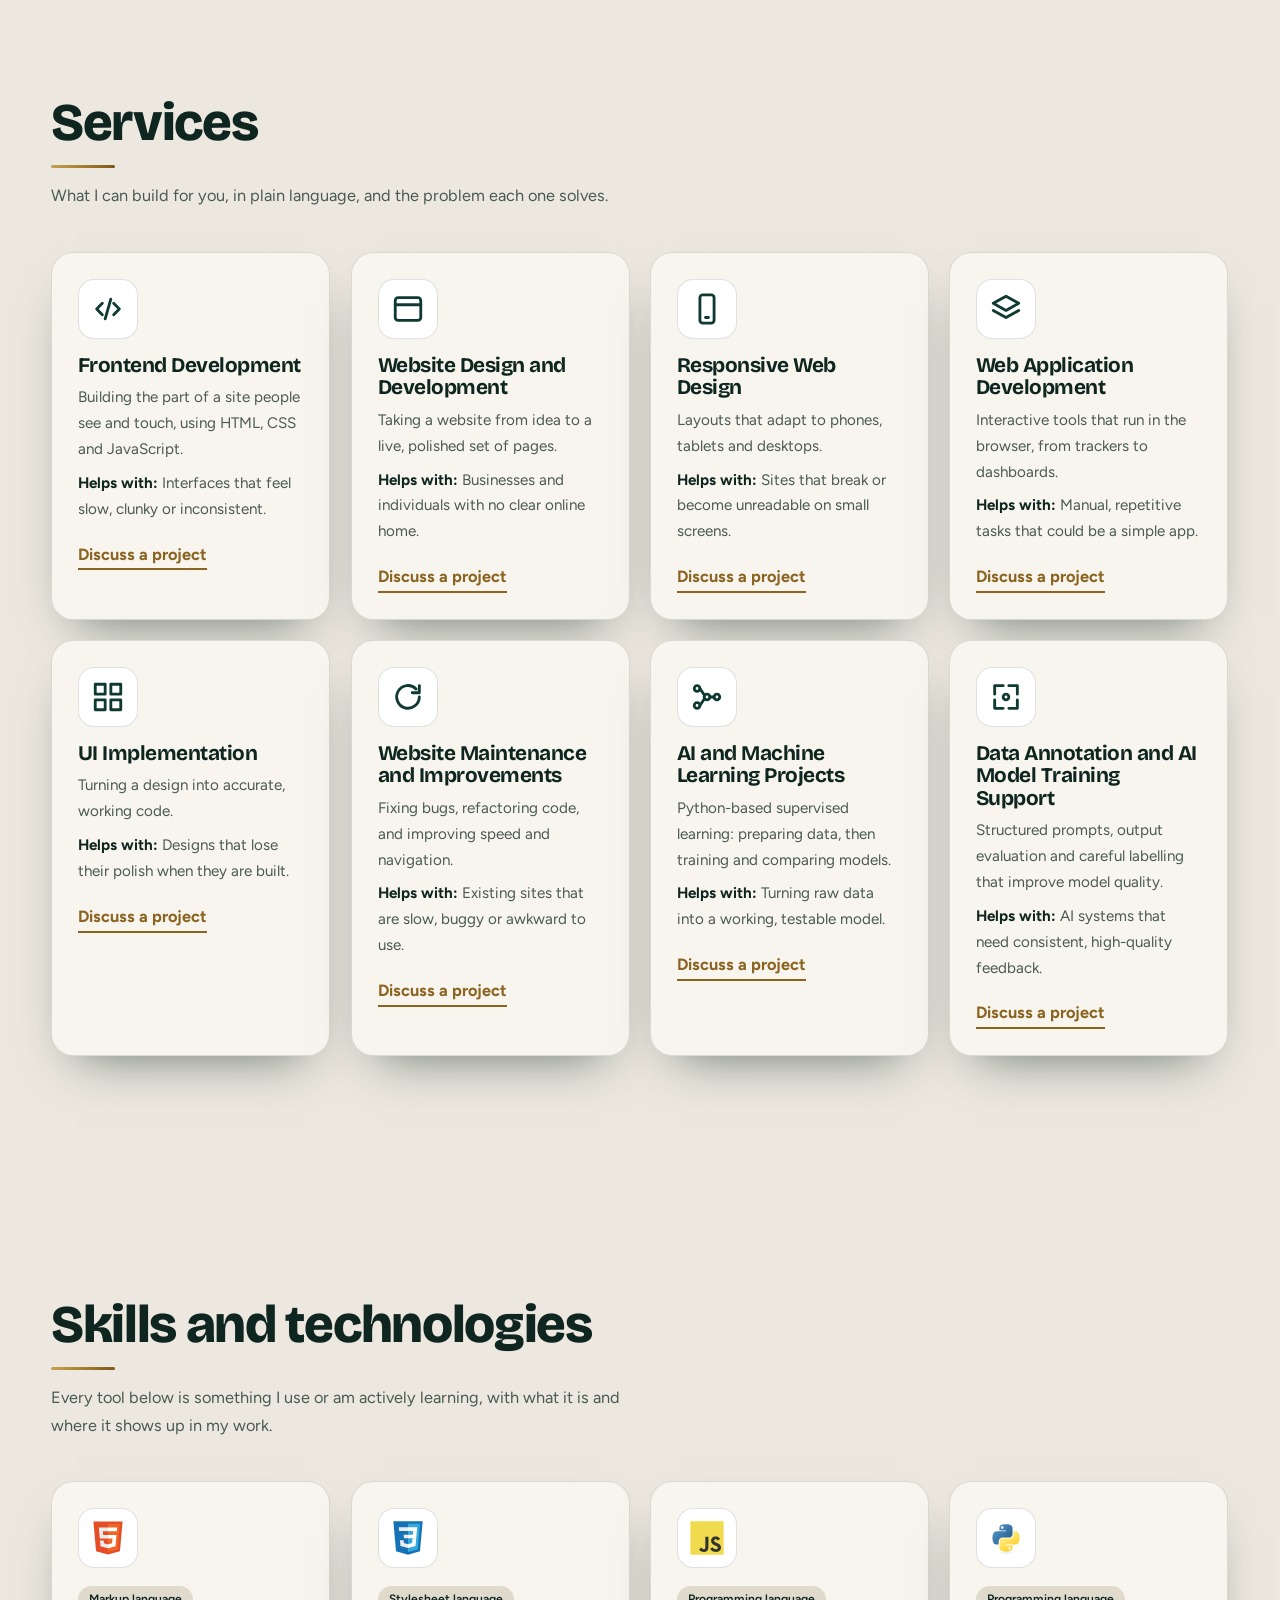
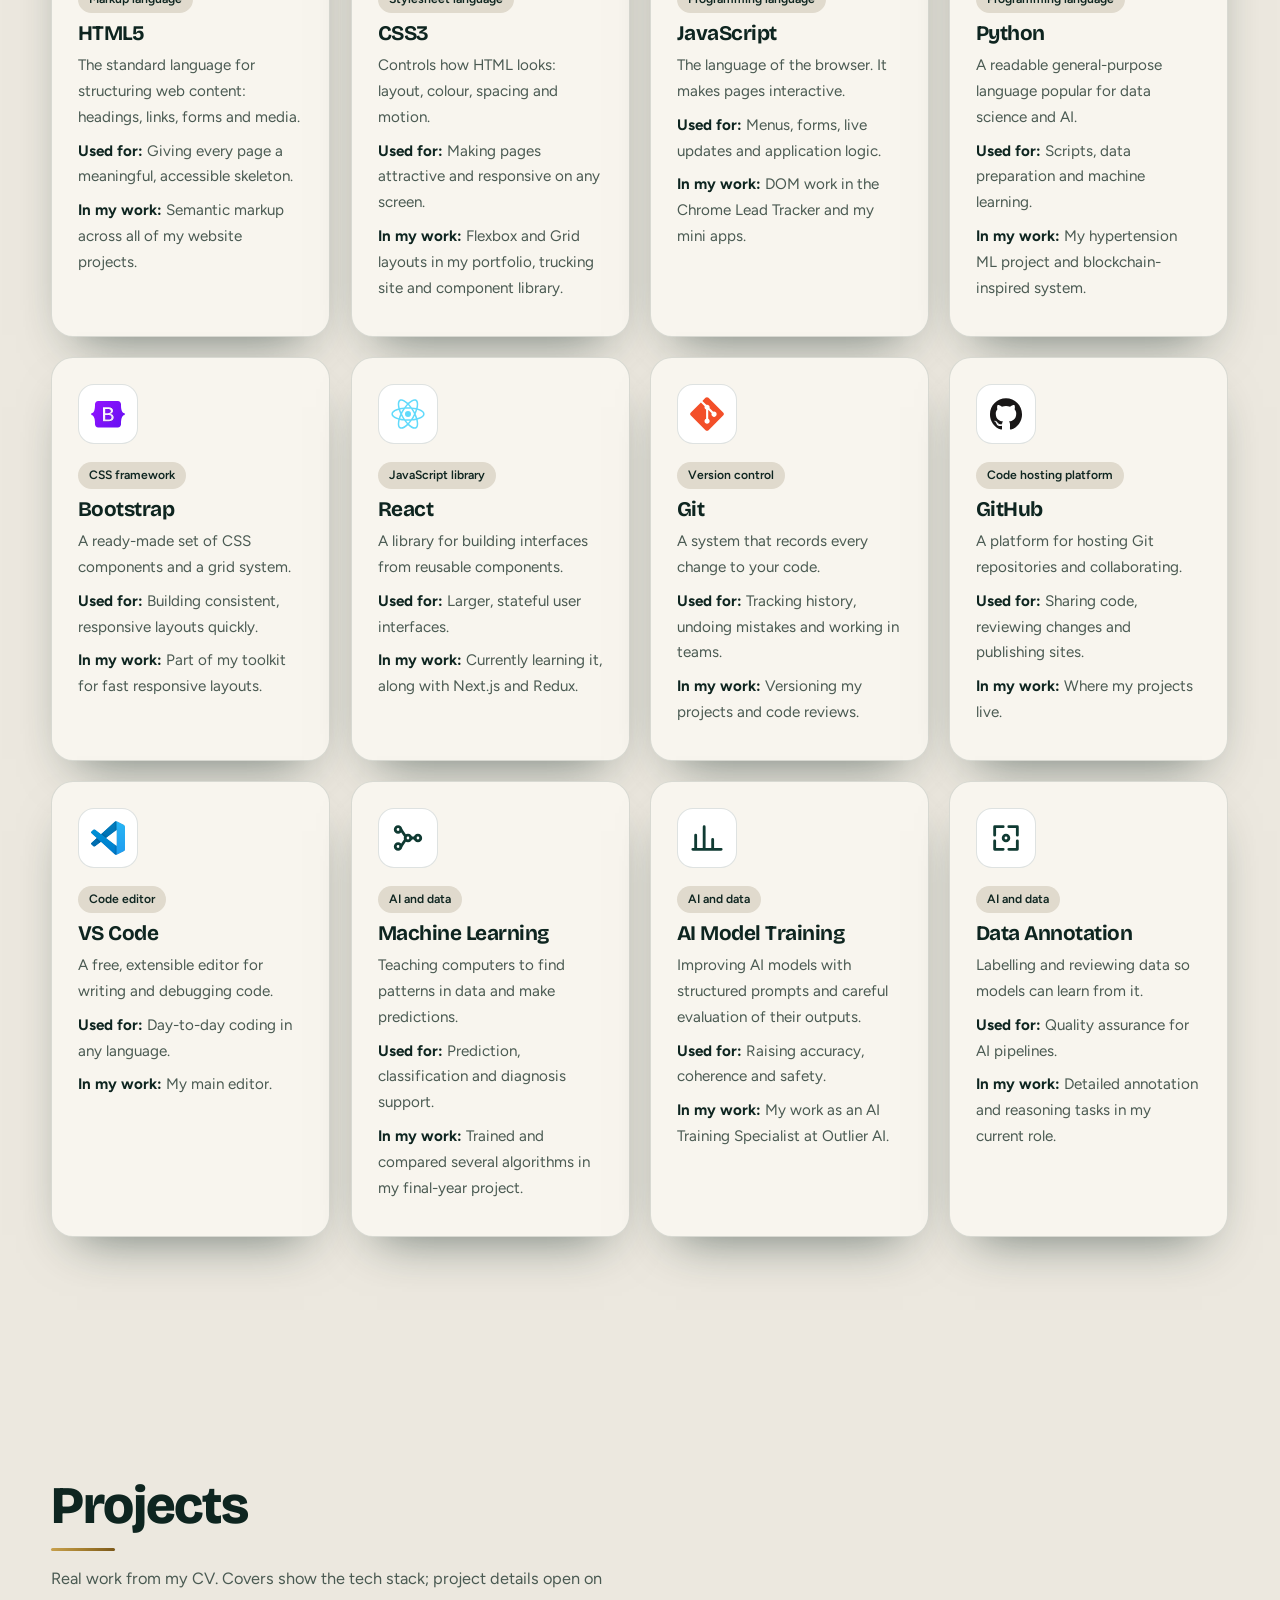
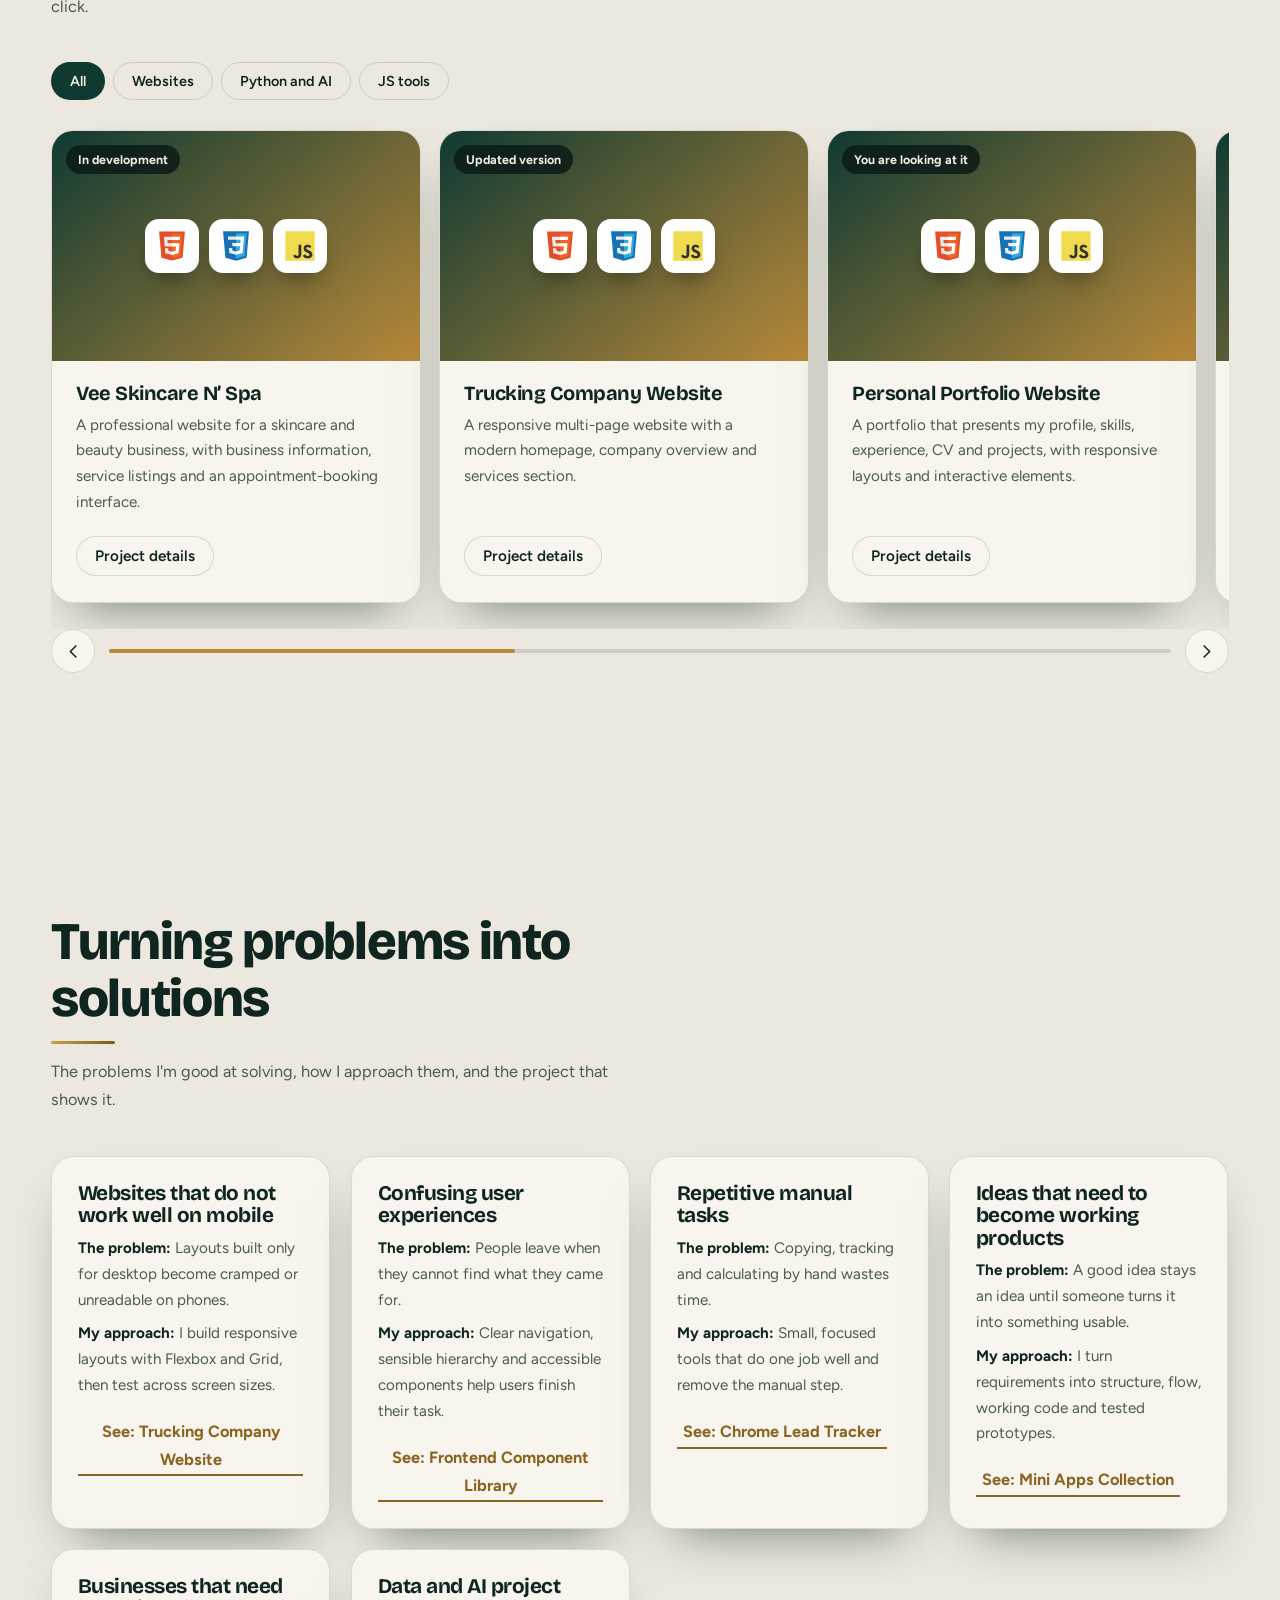
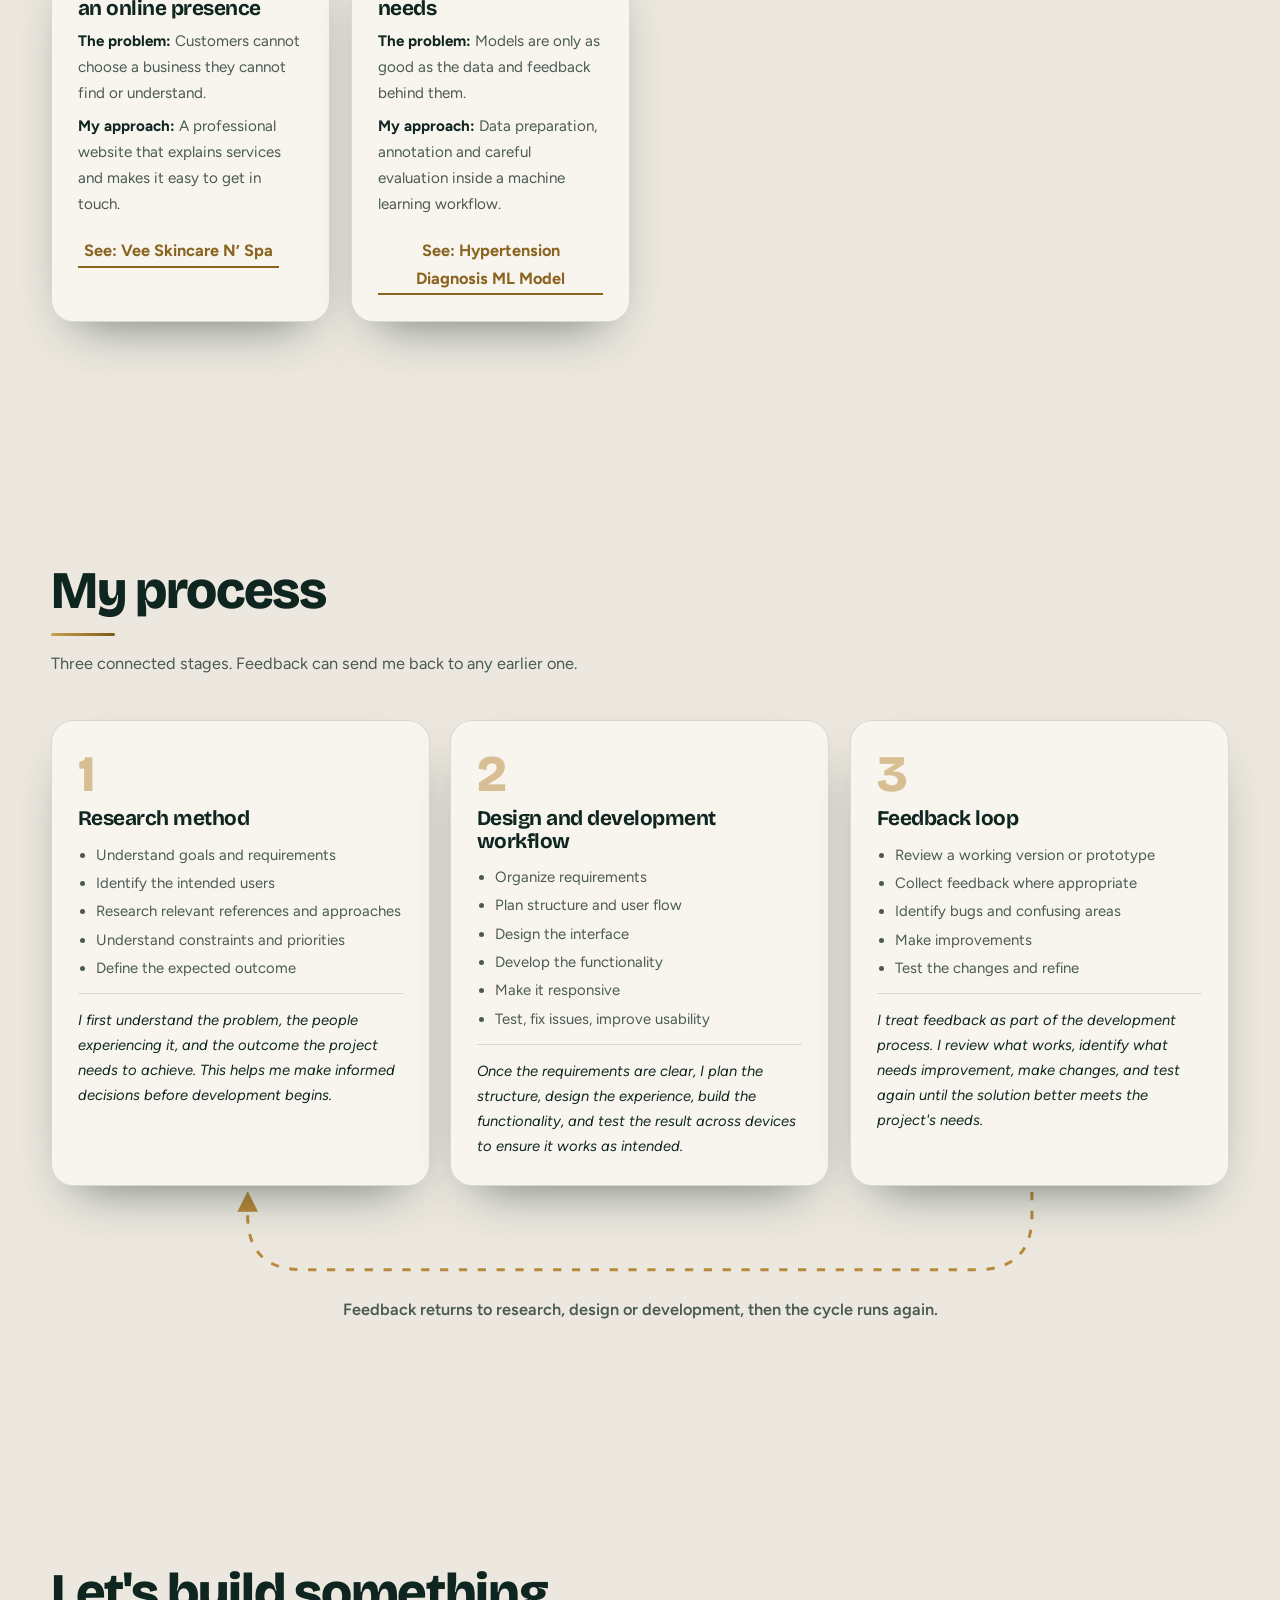
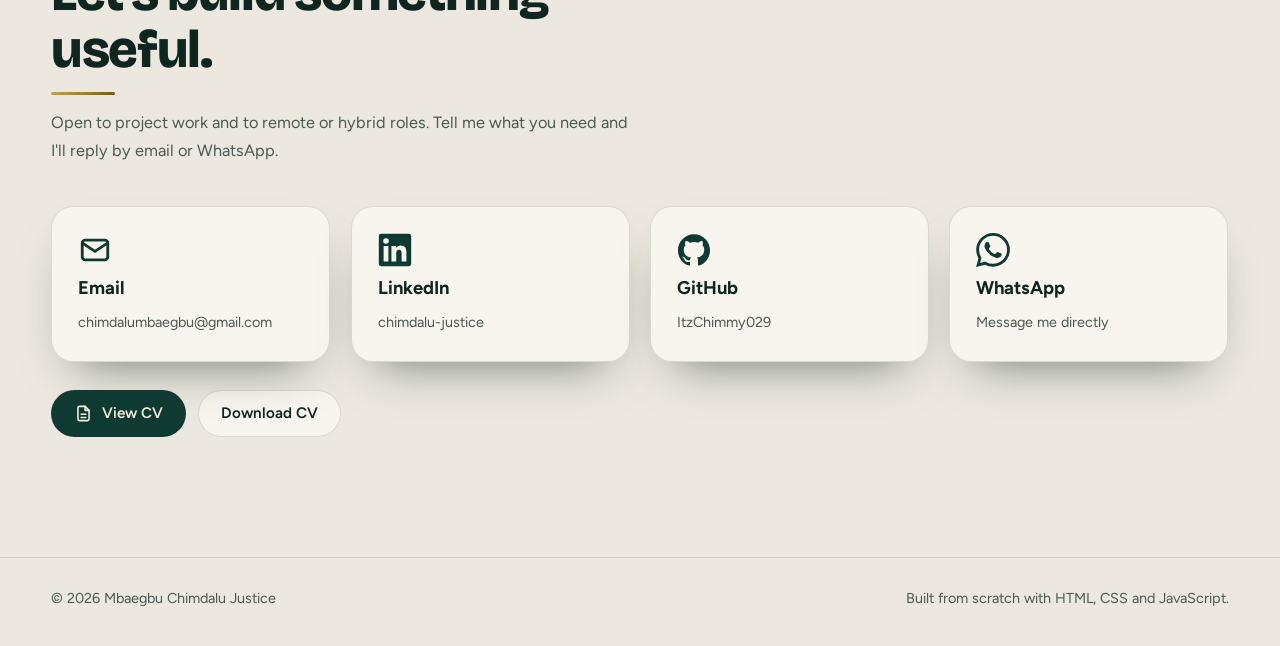
<file: portfolio/index.html>
<!doctype html>
<html lang="en">
<head>
<meta charset="utf-8">
<meta name="viewport" content="width=device-width,initial-scale=1">
<title>Mbaegbu Chimdalu Justice | Software Developer</title>
<meta name="description" content="Portfolio of Mbaegbu Chimdalu Justice, a software developer building responsive frontend experiences, Python tools and AI projects.">
<meta name="theme-color" content="#0b1a17">
<link rel="icon" href="assets/favicon.svg" type="image/svg+xml">
<link rel="preconnect" href="https://fonts.googleapis.com"><link rel="preconnect" href="https://fonts.gstatic.com" crossorigin>
<link href="https://fonts.googleapis.com/css2?family=Bricolage+Grotesque:wght@500;700;800&family=Figtree:wght@400;600&display=swap" rel="stylesheet">
<script>(function(){var d=document.documentElement,t;try{t=localStorage.getItem('theme')}catch(e){}d.dataset.theme=t||(matchMedia('(prefers-color-scheme:light)').matches?'light':'dark');d.classList.add('js')})()</script>
<link rel="stylesheet" href="css/style.css">
</head>
<body>
<div id="intro" aria-hidden="true"><img src="assets/favicon.svg" alt="" width="84" height="84"></div><i id="pg"></i><i id="glow"></i>
<a class="sr" href="#about">Skip to content</a>
<svg width="0" height="0" style="position:absolute" aria-hidden="true"><defs>
<symbol id="i-sun" viewBox="0 0 24 24"><circle cx="12" cy="12" r="4"/><path d="M12 2v2M12 20v2M4.9 4.9l1.4 1.4M17.7 17.7l1.4 1.4M2 12h2M20 12h2M4.9 19.1l1.4-1.4M17.7 6.3l1.4-1.4"/></symbol>
<symbol id="i-moon" viewBox="0 0 24 24"><path d="M21 12.8A9 9 0 1 1 11.2 3a7 7 0 0 0 9.8 9.8z"/></symbol>
<symbol id="i-menu" viewBox="0 0 24 24"><path d="M4 7h16M4 12h16M4 17h16"/></symbol>
<symbol id="i-x" viewBox="0 0 24 24"><path d="M6 6l12 12M18 6L6 18"/></symbol>
<symbol id="i-mail" viewBox="0 0 24 24"><rect x="3" y="5" width="18" height="14" rx="2"/><path d="m3 7 9 6 9-6"/></symbol>
<symbol id="i-file" viewBox="0 0 24 24"><path d="M14 3H7a2 2 0 0 0-2 2v14a2 2 0 0 0 2 2h10a2 2 0 0 0 2-2V8z"/><path d="M14 3v5h5M9 13h6M9 17h6"/></symbol>
<symbol id="i-up" viewBox="0 0 24 24"><path d="M12 19V5M5 12l7-7 7 7"/></symbol>
<symbol id="i-prev" viewBox="0 0 24 24"><path d="M15 5l-7 7 7 7"/></symbol>
<symbol id="i-next" viewBox="0 0 24 24"><path d="M9 5l7 7-7 7"/></symbol>
<symbol id="i-code" viewBox="0 0 24 24"><path d="M8 8l-4 4 4 4M16 8l4 4-4 4M14 5l-4 14"/></symbol>
<symbol id="i-win" viewBox="0 0 24 24"><rect x="3" y="4" width="18" height="16" rx="2"/><path d="M3 9h18"/></symbol>
<symbol id="i-phone" viewBox="0 0 24 24"><rect x="7" y="2" width="10" height="20" rx="2"/><path d="M11 18h2"/></symbol>
<symbol id="i-layers" viewBox="0 0 24 24"><path d="M12 3 3 8l9 5 9-5zM3 13l9 5 9-5"/></symbol>
<symbol id="i-grid" viewBox="0 0 24 24"><rect x="3" y="3" width="7" height="7"/><rect x="14" y="3" width="7" height="7"/><rect x="3" y="14" width="7" height="7"/><rect x="14" y="14" width="7" height="7"/></symbol>
<symbol id="i-refresh" viewBox="0 0 24 24"><path d="M20 12a8 8 0 1 1-2.3-5.7M20 4v5h-5"/></symbol>
<symbol id="i-ml" viewBox="0 0 24 24"><circle cx="5" cy="6" r="2"/><circle cx="5" cy="18" r="2"/><circle cx="12" cy="12" r="2"/><circle cx="19" cy="12" r="2"/><path d="M7 6l3.2 4.8M7 18l3.2-4.8M14 12h3"/></symbol>
<symbol id="i-train" viewBox="0 0 24 24"><path d="M4 20V10M10 20V4M16 20v-7M22 20H2"/></symbol>
<symbol id="i-ann" viewBox="0 0 24 24"><path d="M4 10V4h6M14 4h6v6M20 14v6h-6M10 20H4v-6"/><circle cx="12" cy="12" r="2"/></symbol>
<symbol id="b-github" viewBox="0 0 128 128"><g fill="currentColor"><path fill-rule="evenodd" clip-rule="evenodd" d="M64 5.103c-33.347 0-60.388 27.035-60.388 60.388 0 26.682 17.303 49.317 41.297 57.303 3.017.56 4.125-1.31 4.125-2.905 0-1.44-.056-6.197-.082-11.243-16.8 3.653-20.345-7.125-20.345-7.125-2.747-6.98-6.705-8.836-6.705-8.836-5.48-3.748.413-3.67.413-3.67 6.063.425 9.257 6.223 9.257 6.223 5.386 9.23 14.127 6.562 17.573 5.02.542-3.903 2.107-6.568 3.834-8.076-13.413-1.525-27.514-6.704-27.514-29.843 0-6.593 2.36-11.98 6.223-16.21-.628-1.52-2.695-7.662.584-15.98 0 0 5.07-1.623 16.61 6.19C53.7 35 58.867 34.327 64 34.304c5.13.023 10.3.694 15.127 2.033 11.526-7.813 16.59-6.19 16.59-6.19 3.287 8.317 1.22 14.46.593 15.98 3.872 4.23 6.215 9.617 6.215 16.21 0 23.194-14.127 28.3-27.574 29.796 2.167 1.874 4.097 5.55 4.097 11.183 0 8.08-.07 14.583-.07 16.572 0 1.607 1.088 3.49 4.148 2.897 23.98-7.994 41.263-30.622 41.263-57.294C124.388 32.14 97.35 5.104 64 5.104z"/><path d="M26.484 91.806c-.133.3-.605.39-1.035.185-.44-.196-.685-.605-.543-.906.13-.31.603-.395 1.04-.188.44.197.69.61.537.91zm2.446 2.729c-.287.267-.85.143-1.232-.28-.396-.42-.47-.983-.177-1.254.298-.266.844-.14 1.24.28.394.426.472.984.17 1.255zM31.312 98.012c-.37.258-.976.017-1.35-.52-.37-.538-.37-1.183.01-1.44.373-.258.97-.025 1.35.507.368.545.368 1.19-.01 1.452zm3.261 3.361c-.33.365-1.036.267-1.552-.23-.527-.487-.674-1.18-.343-1.544.336-.366 1.045-.264 1.564.23.527.486.686 1.18.333 1.543zm4.5 1.951c-.147.473-.825.688-1.51.486-.683-.207-1.13-.76-.99-1.238.14-.477.823-.7 1.512-.485.683.206 1.13.756.988 1.237zm4.943.361c.017.498-.563.91-1.28.92-.723.017-1.308-.387-1.315-.877 0-.503.568-.91 1.29-.924.717-.013 1.306.387 1.306.88zm4.598-.782c.086.485-.413.984-1.126 1.117-.7.13-1.35-.172-1.44-.653-.086-.498.422-.997 1.122-1.126.714-.123 1.354.17 1.444.663zm0 0"/></g></symbol>
<symbol id="b-linkedin" viewBox="0 0 128 128"><path d="M116 3H12a8.91 8.91 0 00-9 8.8v104.42a8.91 8.91 0 009 8.78h104a8.93 8.93 0 009-8.81V11.77A8.93 8.93 0 00116 3zM39.17 107H21.06V48.73h18.11zm-9-66.21a10.5 10.5 0 1110.49-10.5 10.5 10.5 0 01-10.54 10.48zM107 107H88.89V78.65c0-6.75-.12-15.44-9.41-15.44s-10.87 7.36-10.87 15V107H50.53V48.73h17.36v8h.24c2.42-4.58 8.32-9.41 17.13-9.41C103.6 47.28 107 59.35 107 75z"/></symbol>
<symbol id="b-whatsapp" viewBox="0 0 24 24"><path d="M17.472 14.382c-.297-.149-1.758-.867-2.03-.967-.273-.099-.471-.148-.67.15-.197.297-.767.966-.94 1.164-.173.199-.347.223-.644.075-.297-.15-1.255-.463-2.39-1.475-.883-.788-1.48-1.761-1.653-2.059-.173-.297-.018-.458.13-.606.134-.133.298-.347.446-.52.149-.174.198-.298.298-.497.099-.198.05-.371-.025-.52-.075-.149-.669-1.612-.916-2.207-.242-.579-.487-.5-.669-.51-.173-.008-.371-.01-.57-.01-.198 0-.52.074-.792.372-.272.297-1.04 1.016-1.04 2.479 0 1.462 1.065 2.875 1.213 3.074.149.198 2.096 3.2 5.077 4.487.709.306 1.262.489 1.694.625.712.227 1.36.195 1.871.118.571-.085 1.758-.719 2.006-1.413.248-.694.248-1.289.173-1.413-.074-.124-.272-.198-.57-.347m-5.421 7.403h-.004a9.87 9.87 0 01-5.031-1.378l-.361-.214-3.741.982.998-3.648-.235-.374a9.86 9.86 0 01-1.51-5.26c.001-5.45 4.436-9.884 9.888-9.884 2.64 0 5.122 1.03 6.988 2.898a9.825 9.825 0 012.893 6.994c-.003 5.45-4.437 9.884-9.885 9.884m8.413-18.297A11.815 11.815 0 0012.05 0C5.495 0 .16 5.335.157 11.892c0 2.096.547 4.142 1.588 5.945L.057 24l6.305-1.654a11.882 11.882 0 005.683 1.448h.005c6.554 0 11.89-5.335 11.893-11.893a11.821 11.821 0 00-3.48-8.413Z"/></symbol>
</defs></svg>

<header class="nav" id="nav"><div class="w">
<a class="brand" href="#home"><img src="assets/favicon.svg" alt="" width="34" height="34"><span>Chimdalu</span></a>
<nav class="links" id="links" aria-label="Main">
<a href="#home">Home</a><a href="#about">About</a><a href="#experience">Experience</a><a href="#services">Services</a><a href="#skills">Skills</a><a href="#projects">Projects</a><a href="#problems">Problems I Solve</a><a href="#process">My Process</a><a href="#contact">Contact</a>
<div class="msoc"><a href="https://github.com/ItzChimmy029/MYCODINGJOURNEY" aria-label="GitHub"><svg class="bi"><use href="#b-github"/></svg></a><a href="https://ng.linkedin.com/in/chimdalu-justice-24088625b" aria-label="LinkedIn"><svg class="bi"><use href="#b-linkedin"/></svg></a><a href="https://wa.me/2348055695633" aria-label="WhatsApp"><svg class="bi"><use href="#b-whatsapp"/></svg></a><a href="mailto:chimdalumbaegbu@gmail.com" aria-label="Email"><svg class="ic"><use href="#i-mail"/></svg></a></div>
</nav>
<a class="btn cvb" href="assets/CV.pdf" target="_blank" rel="noopener"><svg class="ic"><use href="#i-file"/></svg>View CV</a>
<button class="btn icb" id="theme" type="button" aria-label="Switch between light and dark theme"><svg class="ic sun"><use href="#i-sun"/></svg><svg class="ic moon"><use href="#i-moon"/></svg></button>
<button class="btn icb menu" id="menu" type="button" aria-label="Open menu" aria-expanded="false" aria-controls="links"><svg class="ic mi"><use href="#i-menu"/></svg><svg class="ic xi"><use href="#i-x"/></svg></button>
</div></header>

<main>
<section id="home" class="hero"><div class="orb"></div><div class="orb b"></div><canvas id="dust" aria-hidden="true"></canvas>
<div class="w hg">
<div>
<p class="eye rv">Software Developer</p>
<h1>Mbaegbu Chimdalu Justice</h1>
<p class="rot rv" aria-hidden="true"><span>Frontend interfaces that feel considered.</span><span>Python tools and applied AI.</span><span>Websites that work on every screen.</span></p>
<p class="lead rv">I build fast, responsive websites and dependable digital tools. My strongest ground is the frontend, backed by Python and hands-on work training and evaluating AI models. I turn unclear ideas into products people can actually use.</p>
<div class="row rv"><a class="btn p" href="#projects">View My Work</a><a class="btn" href="#contact">Contact Me</a><a class="btn" href="assets/CV.pdf" target="_blank" rel="noopener"><svg class="ic"><use href="#i-file"/></svg>View CV</a></div>
<div class="soc rv"><a href="https://github.com/ItzChimmy029/MYCODINGJOURNEY" aria-label="GitHub" target="_blank" rel="noopener"><svg class="bi"><use href="#b-github"/></svg></a><a href="https://ng.linkedin.com/in/chimdalu-justice-24088625b" aria-label="LinkedIn" target="_blank" rel="noopener"><svg class="bi"><use href="#b-linkedin"/></svg></a><a href="https://wa.me/2348055695633" aria-label="WhatsApp" target="_blank" rel="noopener"><svg class="bi"><use href="#b-whatsapp"/></svg></a><a href="mailto:chimdalumbaegbu@gmail.com" aria-label="Email"><svg class="ic"><use href="#i-mail"/></svg></a></div>
</div>
<div class="stage" id="stage"><div class="frame" id="frame">
<span class="ring"></span><span class="plate"></span>
<img src="assets/portrait.jpg" alt="Portrait of Mbaegbu Chimdalu Justice in a rose embroidered outfit, standing at a counter" width="640" height="800" fetchpriority="high">
<div class="cube" aria-hidden="true"><i><img src="assets/logos/html5-original.svg" alt=""></i><i><img src="assets/logos/css3-original.svg" alt=""></i><i><img src="assets/logos/javascript-original.svg" alt=""></i><i><img src="assets/logos/python-original.svg" alt=""></i><i><img src="assets/logos/react-original.svg" alt=""></i><i><img src="assets/logos/git-original.svg" alt=""></i></div>
<span class="chip c1">Frontend</span><span class="chip c2">Python and AI</span>
</div></div>
</div></section>

<div class="mq" aria-hidden="true"><div class="mt"><img class="" src="assets/logos/html5-original.svg" alt="" width="40" height="40"><img class="" src="assets/logos/css3-original.svg" alt="" width="40" height="40"><img class="" src="assets/logos/javascript-original.svg" alt="" width="40" height="40"><img class="" src="assets/logos/python-original.svg" alt="" width="40" height="40"><img class="" src="assets/logos/react-original.svg" alt="" width="40" height="40"><img class="" src="assets/logos/bootstrap-original.svg" alt="" width="40" height="40"><img class="" src="assets/logos/git-original.svg" alt="" width="40" height="40"><img class="inv" src="assets/logos/github-original.svg" alt="" width="40" height="40"><img class="" src="assets/logos/vscode-original.svg" alt="" width="40" height="40"><img class="" src="assets/logos/html5-original.svg" alt="" width="40" height="40"><img class="" src="assets/logos/css3-original.svg" alt="" width="40" height="40"><img class="" src="assets/logos/javascript-original.svg" alt="" width="40" height="40"><img class="" src="assets/logos/python-original.svg" alt="" width="40" height="40"><img class="" src="assets/logos/react-original.svg" alt="" width="40" height="40"><img class="" src="assets/logos/bootstrap-original.svg" alt="" width="40" height="40"><img class="" src="assets/logos/git-original.svg" alt="" width="40" height="40"><img class="inv" src="assets/logos/github-original.svg" alt="" width="40" height="40"><img class="" src="assets/logos/vscode-original.svg" alt="" width="40" height="40"></div></div>
<section class="stats"><div class="w sg"><div class="card sn rv" data-tilt style="--d:0ms"><b data-n="3" data-s="">3</b><span>Outstanding student awards</span></div><div class="card sn rv" data-tilt style="--d:80ms"><b data-n="9" data-s="">9</b><span>Mini apps built</span></div><div class="card sn rv" data-tilt style="--d:160ms"><b data-n="3" data-s="">3</b><span>Professional roles</span></div><div class="card sn rv" data-tilt style="--d:240ms"><b data-n="90" data-s="+">90+</b><span>Lighthouse scores in a frontend role</span></div></div></section>
<section id="about"><div class="w ab">
<div class="rv"><h2>A developer who wants to know how things work.</h2>
<p>I'm a Computer Science graduate who builds for the web with HTML, CSS and JavaScript and works in Python for data and machine learning. I care about interfaces that are clear, quick and comfortable on every screen.</p>
<p>My approach is simple: understand the problem and the people affected, build the smallest thing that works, test it properly, then improve it. I enjoy building responsive websites, small tools that remove repetitive work, and machine learning experiments, including my final-year project on hypertension diagnosis.</p>
<p>Alongside web development I work as an AI Training Specialist, writing structured prompts and evaluating model outputs. I'm learning React, Next.js and Redux, and I'm open to remote and hybrid opportunities as well as project work.</p>
<div class="row"><a class="btn p" href="assets/CV.pdf" target="_blank" rel="noopener"><svg class="ic"><use href="#i-file"/></svg>View CV</a><a class="btn" href="assets/CV.pdf" download="Mbaegbu_Chimdalu_Justice_CV.pdf">Download CV</a></div></div>
<aside class="card facts rv" data-tilt>
<h3>At a glance</h3>
<dl><dt>Education</dt><dd>B.Sc. Computer Science, Coal City University (2026). Best Outstanding Computer Science Student at 100, 200 and 400 Level.</dd>
<dt>Roles</dt><dd>AI Training Specialist at Outlier AI (remote). Frontend Developer at Lily Solutions Limited. Web Developer at Cruz Tech.</dd>
<dt>Certifications</dt><dd>Responsive Web Design (freeCodeCamp). Python Data Structures (Coursera).</dd>
<dt>Interests</dt><dd>AI ethics, blockchain, Web3, prompt engineering, strategy games.</dd></dl>
</aside></div></section>

<section id="experience"><div class="w"><h2 class="rv">Experience</h2><p class="sub rv">Where I have put these skills to work.</p><div class="tl"><article class="card rv" data-tilt><span class="when">2025 to present</span><h3>AI Training Specialist</h3><p class="org">Outlier AI, remote</p><ul><li>Designed structured prompts and evaluated LLM outputs for accuracy, coherence and safety.</li><li>Performed advanced reasoning tasks and detailed data annotation for AI quality assurance.</li></ul></article><article class="card rv" data-tilt><span class="when">2025 to 2026</span><h3>Frontend Developer</h3><p class="org">Lily Solutions Limited</p><ul><li>Built responsive, cross-browser interfaces with HTML5, CSS3 (Flexbox and Grid) and JavaScript.</li><li>Worked with designers on UI/UX, improving user engagement by 18% across key projects.</li><li>Improved page speed with code splitting and lazy loading, reaching Lighthouse scores of 90+.</li></ul></article><article class="card rv" data-tilt><span class="when">2025 to 2026</span><h3>Web Developer</h3><p class="org">Cruz Tech</p><ul><li>Developed scalable web applications and refactored legacy modules for performance.</li><li>Fixed critical frontend bugs and improved navigation, contributing to a 15% drop in bounce rate.</li><li>Assisted with CI/CD deployment and cross-team code reviews.</li></ul></article></div></div></section>

<section id="services"><div class="w"><h2 class="rv">Services</h2><p class="sub rv">What I can build for you, in plain language, and the problem each one solves.</p><div class="grid" id="sv"></div></div></section>

<section id="skills"><div class="w"><h2 class="rv">Skills and technologies</h2><p class="sub rv">Every tool below is something I use or am actively learning, with what it is and where it shows up in my work.</p><div class="grid" id="sk"></div></div></section>

<section id="projects"><div class="w"><h2 class="rv">Projects</h2><p class="sub rv">Real work from my CV. Covers show the tech stack; project details open on click.</p>
<div class="fl rv" role="group" aria-label="Filter projects"><button type="button" data-f="all" aria-pressed="true">All</button><button type="button" data-f="web" aria-pressed="false">Websites</button><button type="button" data-f="ai" aria-pressed="false">Python and AI</button><button type="button" data-f="tools" aria-pressed="false">JS tools</button></div>
<div class="car" id="car" aria-roledescription="carousel" aria-label="Projects"><div class="track" id="track" tabindex="0"></div>
<div class="ctl"><button class="btn icb" id="prev" type="button" aria-label="Previous projects"><svg class="ic"><use href="#i-prev"/></svg></button><div class="bar" aria-hidden="true"><i id="bar"></i></div><button class="btn icb" id="next" type="button" aria-label="Next projects"><svg class="ic"><use href="#i-next"/></svg></button></div></div>
</div></section>

<section id="problems"><div class="w"><h2 class="rv">Turning problems into solutions</h2><p class="sub rv">The problems I'm good at solving, how I approach them, and the project that shows it.</p><div class="grid" id="pb"></div></div></section>

<section id="process"><div class="w"><h2 class="rv">My process</h2><p class="sub rv">Three connected stages. Feedback can send me back to any earlier one.</p>
<div class="steps">
<article class="card rv"><span class="n">1</span><h3>Research method</h3><ul><li>Understand goals and requirements</li><li>Identify the intended users</li><li>Research relevant references and approaches</li><li>Understand constraints and priorities</li><li>Define the expected outcome</li></ul><q>I first understand the problem, the people experiencing it, and the outcome the project needs to achieve. This helps me make informed decisions before development begins.</q></article>
<article class="card rv" style="--d:120ms"><span class="n">2</span><h3>Design and development workflow</h3><ul><li>Organize requirements</li><li>Plan structure and user flow</li><li>Design the interface</li><li>Develop the functionality</li><li>Make it responsive</li><li>Test, fix issues, improve usability</li></ul><q>Once the requirements are clear, I plan the structure, design the experience, build the functionality, and test the result across devices to ensure it works as intended.</q></article>
<article class="card rv" style="--d:240ms"><span class="n">3</span><h3>Feedback loop</h3><ul><li>Review a working version or prototype</li><li>Collect feedback where appropriate</li><li>Identify bugs and confusing areas</li><li>Make improvements</li><li>Test the changes and refine</li></ul><q>I treat feedback as part of the development process. I review what works, identify what needs improvement, make changes, and test again until the solution better meets the project's needs.</q></article>
</div>
<svg class="loop" viewBox="0 0 1000 80" aria-hidden="true"><defs><marker id="ar" viewBox="0 0 10 10" refX="5" refY="5" markerWidth="7" markerHeight="7" orient="auto"><path d="M0 0L10 5L0 10z" fill="currentColor"/></marker></defs><path d="M833 0V20Q833 66 786 66H214Q167 66 167 20V8" fill="none" stroke="currentColor" stroke-width="2.5" marker-end="url(#ar)"/></svg>
<p class="fb">Feedback returns to research, design or development, then the cycle runs again.</p>
</div></section>


<section id="contact"><div class="w"><h2 class="rv">Let's build something useful.</h2><p class="sub rv">Open to project work and to remote or hybrid roles. Tell me what you need and I'll reply by email or WhatsApp.</p>
<div class="grid c4">
<a class="card cl rv" data-tilt href="mailto:chimdalumbaegbu@gmail.com?subject=Project%20inquiry"><svg class="ic"><use href="#i-mail"/></svg><b>Email</b><span>chimdalumbaegbu@gmail.com</span></a>
<a class="card cl rv" data-tilt href="https://ng.linkedin.com/in/chimdalu-justice-24088625b" target="_blank" rel="noopener"><svg class="bi"><use href="#b-linkedin"/></svg><b>LinkedIn</b><span>chimdalu-justice</span></a>
<a class="card cl rv" data-tilt href="https://github.com/ItzChimmy029/MYCODINGJOURNEY" target="_blank" rel="noopener"><svg class="bi"><use href="#b-github"/></svg><b>GitHub</b><span>ItzChimmy029</span></a>
<a class="card cl rv" data-tilt href="https://wa.me/2348055695633" target="_blank" rel="noopener"><svg class="bi"><use href="#b-whatsapp"/></svg><b>WhatsApp</b><span>Message me directly</span></a>
</div>
<div class="row" style="margin-top:28px"><a class="btn p" href="assets/CV.pdf" target="_blank" rel="noopener"><svg class="ic"><use href="#i-file"/></svg>View CV</a><a class="btn" href="assets/CV.pdf" download="Mbaegbu_Chimdalu_Justice_CV.pdf">Download CV</a></div>
</div></section>
</main>

<footer><div class="w"><span>&copy; <span id="yr"></span> Mbaegbu Chimdalu Justice</span><span>Built from scratch with HTML, CSS and JavaScript.</span></div></footer>

<a class="fab wa" href="https://wa.me/2348055695633" target="_blank" rel="noopener" aria-label="Chat on WhatsApp"><svg class="bi"><use href="#b-whatsapp"/></svg></a>
<button class="fab top" id="top" type="button" aria-label="Back to top"><svg class="ic"><use href="#i-up"/></svg></button>

<dialog id="dlg" aria-labelledby="dt"><button class="btn icb" id="dx" type="button" aria-label="Close project details"><svg class="ic"><use href="#i-x"/></svg></button><div id="dc" class="dbody"></div></dialog>
<script src="js/main.js"></script>
</body>
</html>
</file>
<file: style.css>
:root{--bg:#e6efec;--bg2:#d5e3de;--card:#f6faf8;--ink:#0f2622;--mut:#41594f;--line:#0f26221f;--a:#123d35;--onA:#f5f2ea;--b:#d4563a;--at:#b23f27;--tile:#fff;--sh:0 24px 50px -26px #0f2622a0;color-scheme:light}
[data-theme=dark]{--bg:#0b1a17;--bg2:#10241f;--card:#142b26;--ink:#f1ece3;--mut:#a9bdb6;--line:#ffffff1c;--a:#ff8a4c;--onA:#1a0d06;--b:#e5738a;--at:#ff9d68;--tile:#1f3d36;--sh:0 28px 60px -28px #000;color-scheme:dark}
*{box-sizing:border-box;margin:0}
html{scroll-behavior:smooth;scroll-padding-top:84px}
body{font:400 1.02rem/1.7 Figtree,system-ui,sans-serif;background:var(--bg);color:var(--ink);overflow-x:clip;transition:background .4s,color .4s}
h1,h2,h3,.brand,.n{font-family:'Bricolage Grotesque',system-ui,sans-serif;letter-spacing:-.025em;line-height:1.08}
img,svg{display:block;max-width:100%}
a{color:inherit;text-decoration:none}
[hidden]{display:none!important}
:focus-visible{outline:3px solid var(--b);outline-offset:3px;border-radius:8px}
.sr{position:absolute;left:-9999px}.sr:focus{left:12px;top:12px;z-index:99;background:var(--card);padding:10px 14px;border-radius:8px}
.w{width:min(1180px,92%);margin-inline:auto}
section{padding:clamp(72px,10vw,120px) 0;position:relative}
h2{font-size:clamp(2rem,4.6vw,3.3rem);font-weight:800;margin-bottom:14px;max-width:18ch}
.sub{color:var(--mut);max-width:58ch;margin-bottom:42px}
.eye{font-weight:600;color:var(--at);margin-bottom:14px}
.ic,.bi{width:1.25em;height:1.25em;flex:none}.ic{fill:none;stroke:currentColor;stroke-width:2;stroke-linecap:round;stroke-linejoin:round}.bi{fill:currentColor}
.row{display:flex;flex-wrap:wrap;gap:12px;margin-top:26px}
/* nav */
.nav{position:fixed;inset:0 0 auto;z-index:50;backdrop-filter:blur(16px);-webkit-backdrop-filter:blur(16px);background:color-mix(in srgb,var(--bg) 80%,transparent);border-bottom:1px solid var(--line)}
.nav .w{width:min(1320px,94%);display:flex;align-items:center;gap:14px;height:68px}
.brand{display:flex;align-items:center;gap:10px;font-weight:800;font-size:1.15rem;margin-right:auto}.brand img{border-radius:9px}
.links{display:flex;gap:2px}.links a{padding:8px 11px;border-radius:99px;font-size:.88rem;font-weight:600;color:var(--mut);transition:.25s}.links a:hover{color:var(--ink);background:var(--bg2)}
.msoc{display:none}
.btn{display:inline-flex;align-items:center;gap:9px;padding:13px 22px;border-radius:99px;font:600 .95rem Figtree,sans-serif;border:1px solid var(--line);background:var(--card);color:var(--ink);cursor:pointer;transition:transform .25s,box-shadow .25s}
.btn:hover{transform:translateY(-3px);box-shadow:var(--sh)}.btn:active{transform:translateY(0) scale(.97)}
.btn.p{background:var(--a);color:var(--onA);border-color:transparent}
.icb{width:44px;height:44px;padding:0;justify-content:center}
.menu{display:none}.xi{display:none}.open .xi{display:block}.open .mi{display:none}
[data-theme=dark] .sun{display:block}[data-theme=dark] .moon,[data-theme=light] .sun{display:none}
@media(max-width:1230px){.menu{display:inline-flex}.cvb{display:none}
.links{position:fixed;inset:68px 0 auto;flex-direction:column;padding:16px 4%;background:var(--bg);border-bottom:1px solid var(--line);max-height:calc(100svh - 68px);overflow:auto;transform:translateY(-12px);opacity:0;visibility:hidden;transition:transform .35s,opacity .35s,visibility 0s .35s}
.open .links{transform:none;opacity:1;visibility:visible;transition-delay:0s}.links a{padding:14px;font-size:1.05rem}
.msoc{display:flex;gap:8px;padding:10px 6px}.msoc a{padding:12px;background:var(--bg2)}}
/* hero */
.hero{min-height:100svh;display:grid;align-items:center;padding:110px 0 70px;overflow:hidden}
.orb{position:absolute;width:460px;height:460px;border-radius:50%;background:var(--b);opacity:.22;filter:blur(90px);top:-100px;right:-100px;translate:0 calc(var(--sy,0)*-.12px)}.orb.b{background:var(--a);left:-160px;bottom:-160px;top:auto;right:auto;opacity:.2}
.hg{display:grid;grid-template-columns:1.1fr .9fr;gap:56px;align-items:center;position:relative}
h1{font-size:clamp(2.7rem,7vw,5.4rem);font-weight:800;margin-bottom:18px}
.rot{display:grid;font:700 clamp(1.1rem,2.2vw,1.5rem)/1.3 'Bricolage Grotesque',sans-serif;color:var(--at);min-height:2.7em;margin-bottom:6px}
.rot span{grid-area:1/1;opacity:0;animation:rot 9s infinite}.rot span:nth-child(2){animation-delay:3s}.rot span:nth-child(3){animation-delay:6s}
@keyframes rot{0%{opacity:0;translate:0 12px}6%,30%{opacity:1;translate:0}36%,100%{opacity:0;translate:0 -12px}}
.lead{max-width:54ch;color:var(--mut);font-size:1.08rem}
.soc{display:flex;gap:10px;margin-top:26px}.soc a{width:46px;height:46px;border-radius:50%;display:grid;place-items:center;border:1px solid var(--line);background:var(--card);transition:.25s}.soc a:hover{background:var(--a);color:var(--onA);transform:translateY(-3px)}
.stage{perspective:1100px;display:grid;place-items:center;padding:20px}
.frame{position:relative;width:min(390px,78vw);aspect-ratio:4/5;transform-style:preserve-3d;transform:rotateX(4deg) rotateY(-12deg);transition:transform .25s ease-out;animation:bob 6s ease-in-out infinite alternate}
@keyframes bob{to{translate:0 -12px}}
.frame>img{width:100%;height:100%;object-fit:cover;border-radius:30px;transform:translateZ(24px);box-shadow:0 40px 70px -30px #000c;border:1px solid var(--line)}
.plate{position:absolute;inset:0;border-radius:30px;background:linear-gradient(140deg,var(--b),var(--a));transform:translateZ(-50px) translate(26px,26px)}
.ring{position:absolute;inset:-9%;border:2px dashed var(--b);border-radius:50%;transform:translateZ(-20px);animation:spin 36s linear infinite;opacity:.7}
@keyframes spin{to{transform:translateZ(-20px) rotate(360deg)}}
.cube{position:absolute;right:-9%;bottom:3%;width:84px;height:84px;transform-style:preserve-3d;animation:cube 18s linear infinite}
.cube i{position:absolute;inset:0;display:grid;place-items:center;background:var(--tile);border:1px solid var(--line);border-radius:14px}.cube img{width:42px;height:42px}
.cube i:nth-child(1){transform:translateZ(42px)}.cube i:nth-child(2){transform:rotateY(180deg) translateZ(42px)}.cube i:nth-child(3){transform:rotateY(90deg) translateZ(42px)}.cube i:nth-child(4){transform:rotateY(-90deg) translateZ(42px)}.cube i:nth-child(5){transform:rotateX(90deg) translateZ(42px)}.cube i:nth-child(6){transform:rotateX(-90deg) translateZ(42px)}
@keyframes cube{from{transform:translateZ(110px) rotateX(-20deg) rotateY(0)}to{transform:translateZ(110px) rotateX(-20deg) rotateY(360deg)}}
.chip{position:absolute;padding:8px 16px;border-radius:99px;background:var(--card);border:1px solid var(--line);box-shadow:var(--sh);font-weight:600;font-size:.85rem;transform:translateZ(90px);animation:bob 4s ease-in-out infinite alternate}
.c1{left:-8%;top:14%}.c2{left:-4%;bottom:10%;animation-delay:-2s}
@media(max-width:900px){.hg{grid-template-columns:1fr;gap:40px}.stage{order:-1}.hero{padding-top:96px}}
/* cards */
.grid{display:grid;grid-template-columns:repeat(auto-fill,minmax(270px,1fr));gap:20px}.c4{grid-template-columns:repeat(auto-fit,minmax(230px,1fr))}
.card{background:var(--card);border:1px solid var(--line);border-radius:22px;padding:26px;box-shadow:var(--sh);transition:transform .25s ease-out;will-change:transform}
.card h3{font-size:1.3rem;margin-bottom:8px}.card p{color:var(--mut);font-size:.95rem;margin-bottom:8px}.card p b{color:var(--ink)}
.tile{width:60px;height:60px;border-radius:16px;background:var(--tile);border:1px solid var(--line);display:grid;place-items:center;margin-bottom:16px;color:var(--a)}
[data-theme=dark] .tile{color:var(--at)}.tile img,.tile .ic{width:34px;height:34px}
[data-theme=dark] img.inv{filter:invert(1)}
.tag{display:inline-block;font-size:.76rem;font-weight:600;padding:3px 11px;border-radius:99px;background:var(--bg2);margin-bottom:10px}
.lnk{font-weight:700;color:var(--at);display:inline-block;margin-top:10px;border-bottom:2px solid currentColor}
.ab{display:grid;grid-template-columns:1.15fr .85fr;gap:48px;align-items:start}.ab p{margin-bottom:14px;color:var(--mut)}
.facts dt{font-weight:700;margin-top:14px;color:var(--at)}.facts dd{color:var(--mut);font-size:.95rem}
@media(max-width:900px){.ab{grid-template-columns:1fr}}
/* projects */
.fl{display:flex;flex-wrap:wrap;gap:8px;margin-bottom:22px}.fl button{padding:9px 18px;border-radius:99px;border:1px solid var(--line);background:transparent;color:var(--ink);font:600 .9rem Figtree,sans-serif;cursor:pointer;transition:.25s}
.fl button[aria-pressed=true]{background:var(--a);color:var(--onA);border-color:transparent}
.track{display:flex;gap:18px;overflow-x:auto;scroll-snap-type:x mandatory;scrollbar-width:none;padding:8px 4px 26px;overscroll-behavior-x:contain}.track::-webkit-scrollbar{display:none}
.pc{flex:0 0 min(370px,86%);scroll-snap-align:start;padding:0;overflow:hidden;display:flex;flex-direction:column}
.cover{aspect-ratio:16/10;display:grid;place-items:center;background:var(--g);position:relative;perspective:600px}
.lg{display:flex;gap:10px}.lg span{width:54px;height:54px;border-radius:14px;background:var(--tile);display:grid;place-items:center;box-shadow:0 12px 24px -10px #0008;transition:transform .4s}.lg img{width:30px;height:30px}
.pc:hover .lg span:nth-child(odd){transform:translateZ(30px) translateY(-6px)}.pc:hover .lg span:nth-child(even){transform:translateZ(50px) translateY(-10px)}
.st{position:absolute;left:14px;top:14px;font-style:normal;font-size:.78rem;font-weight:700;padding:4px 12px;border-radius:99px;background:#0b1a17d9;color:#f1ece3}
.pb{padding:22px 24px 26px;display:flex;flex-direction:column;flex:1;align-items:flex-start}.pb h3{font-size:1.25rem;margin-bottom:8px}.pb p{flex:1}.pb .btn{margin-top:12px;padding:10px 18px}
.ctl{display:flex;align-items:center;gap:14px}.bar{flex:1;height:4px;border-radius:4px;background:var(--line)}.bar i{display:block;height:100%;width:30%;border-radius:4px;background:var(--b);transition:width .3s}
/* process */
.steps{display:grid;grid-template-columns:repeat(3,1fr);gap:20px}.n{font-size:3.2rem;font-weight:800;color:var(--b);opacity:.5;display:block;margin-bottom:6px}
.steps ul{padding-left:18px;color:var(--mut);font-size:.93rem;margin:12px 0}.steps li{margin-bottom:3px}
q{display:block;quotes:none;font-style:italic;font-size:.92rem;padding-top:14px;border-top:1px solid var(--line);color:var(--ink)}
.loop{width:100%;height:auto;color:var(--b);margin-top:6px}.loop path{stroke-dasharray:7 9;animation:dash 1.6s linear infinite}@keyframes dash{to{stroke-dashoffset:-16}}
.fb{text-align:center;color:var(--mut);font-weight:600;margin-top:10px}
@media(max-width:860px){.steps{grid-template-columns:1fr}.loop{display:none}}
/* misc */
.ph{max-width:640px;text-align:center;margin-inline:auto;padding:44px 28px}.ph .tile{margin-inline:auto}
figure.card blockquote{font-size:1.05rem;margin-bottom:12px}figcaption{color:var(--mut);font-weight:600}
.cl{display:flex;flex-direction:column;gap:6px}.cl>svg{width:34px;height:34px;color:var(--a)}[data-theme=dark] .cl>svg{color:var(--at)}.cl b{font-size:1.15rem}.cl span{color:var(--mut);font-size:.9rem;overflow-wrap:anywhere}
footer{padding:28px 0 36px;border-top:1px solid var(--line);color:var(--mut);font-size:.9rem}footer .w{display:flex;flex-wrap:wrap;gap:8px 24px;justify-content:space-between}
.fab{position:fixed;right:18px;z-index:40;width:54px;height:54px;border-radius:50%;display:grid;place-items:center;box-shadow:var(--sh);border:0;cursor:pointer;transition:.3s}
.wa{bottom:18px;background:#25d366;color:#08331b}.wa:hover{transform:scale(1.08)}.wa .bi{width:28px;height:28px}
.top{bottom:84px;background:var(--card);color:var(--ink);border:1px solid var(--line);opacity:0;pointer-events:none;transform:translateY(10px)}.top.show{opacity:1;pointer-events:auto;transform:none}
dialog{border:1px solid var(--line);border-radius:26px;background:var(--card);color:var(--ink);width:min(620px,92vw);max-height:88svh;padding:0;overflow:auto;box-shadow:var(--sh)}
dialog[open]{animation:pop .35s ease-out}@keyframes pop{from{opacity:0;transform:translateY(20px) scale(.97)}}
dialog::backdrop{background:#000a;backdrop-filter:blur(4px)}
#dx{position:absolute;right:14px;top:14px}.dbody{padding:34px 30px 30px}.dbody h3{font-size:1.8rem;margin-bottom:10px}.dbody h4{margin:18px 0 4px}.dbody p,.dbody li{color:var(--mut)}.dbody ul{padding-left:20px}.dbody .lg{margin-top:8px}
/* motion */
.js .rv{opacity:0;transform:perspective(900px) rotateX(16deg) translateY(36px);transform-origin:50% 100%;transition:opacity .9s var(--d,0s),transform .9s var(--d,0s)}.js .rv.in{opacity:1;transform:perspective(900px)}
@media(prefers-reduced-motion:reduce){*,*::before,*::after{animation:none!important;transition:none!important;scroll-behavior:auto!important}.js .rv{opacity:1;transform:none}.rot span:first-child{opacity:1}}
@media(max-width:600px){.c1{left:-1%}.c2{left:1%}.cube{right:-3%}}



/* luxury layer */
:root{--bg:#ece8df;--bg2:#e0dacd;--card:#f8f5ee;--ink:#0e2520;--mut:#4a5a52;--line:#0e252022;--a:#0f3a32;--onA:#f6efdc;--b:#b8893a;--at:#8a6420;--tile:#fff;--pb:#0f3a32;--gold:linear-gradient(135deg,#c9a24f,#a57f2f 50%,#7a5719)}
[data-theme=dark]{--bg:#07130f;--bg2:#0c1d18;--card:#10261f;--ink:#f3ecdc;--mut:#a8b9b0;--line:#e6c88a26;--a:#e3bf7a;--onA:#1a1405;--b:#4fbf9a;--at:#efcf90;--tile:#1a3a31;--pb:linear-gradient(135deg,#f6e2ab,#d4ad5c 45%,#9b7428);--gold:linear-gradient(135deg,#f6e2ab,#d4ad5c 45%,#9b7428)}
.btn.p{background:var(--pb);position:relative;overflow:hidden}.btn.p::after{content:'';position:absolute;inset:0;background:linear-gradient(110deg,transparent 30%,#fff6 50%,transparent 70%);translate:-120% 0;transition:translate .7s}.btn.p:hover::after{translate:120% 0}
.btn,.soc a{transition:transform .25s,box-shadow .25s,translate .2s ease-out,background .25s}
h2::after{content:'';display:block;width:64px;height:3px;margin-top:14px;border-radius:3px;background:var(--gold)}
.card{position:relative}[data-tilt]::after{content:'';position:absolute;inset:0;border-radius:inherit;pointer-events:none;opacity:0;transition:opacity .3s;background:radial-gradient(420px circle at var(--gx,50%) var(--gy,50%),#f3dc9f33,transparent 60%)}[data-tilt]:hover::after{opacity:1}
.frame>img{border:1px solid #e3bf7a66}
h1{perspective:700px}.wd{display:inline-block;transform-origin:50% 100%;animation:flip 1.1s cubic-bezier(.2,.8,.2,1) both;animation-delay:calc(1.5s + var(--i)*.14s)}@keyframes flip{from{opacity:0;transform:rotateX(-85deg) translateY(40px)}}
#intro{position:fixed;inset:0;z-index:100;display:grid;place-items:center;background:var(--bg);animation:out .9s 1.3s forwards}#intro img{border-radius:20px;animation:pulse 1.2s cubic-bezier(.2,.8,.2,1) both}
@keyframes out{to{opacity:0;visibility:hidden}}@keyframes pulse{from{opacity:0;transform:perspective(500px) rotateY(-100deg) scale(.6)}}
#pg{position:fixed;left:0;top:0;width:100%;height:3px;z-index:60;background:var(--gold);transform-origin:0 50%;transform:scaleX(var(--p,0))}
#glow{position:fixed;left:0;top:0;width:460px;height:460px;margin:-230px 0 0 -230px;border-radius:50%;background:radial-gradient(circle,#e3bf7a24,transparent 65%);pointer-events:none;z-index:1;opacity:0;transition:opacity .5s}
#dust{position:absolute;inset:0;width:100%;height:100%;pointer-events:none}
.mq{overflow:hidden;border-block:1px solid var(--line);padding:24px 0;-webkit-mask-image:linear-gradient(90deg,transparent,#000 10%,#000 90%,transparent);mask-image:linear-gradient(90deg,transparent,#000 10%,#000 90%,transparent)}
.mt{display:flex;width:max-content;animation:mq 36s linear infinite}.mt img{width:40px;height:40px;margin-right:64px;filter:grayscale(1);opacity:.65;transition:.3s}.mt img:hover{filter:none;opacity:1}[data-theme=dark] .mt img.inv{filter:invert(1) grayscale(1)}@keyframes mq{to{translate:-50% 0}}
.stats{padding:64px 0 0}.sg{display:grid;grid-template-columns:repeat(auto-fit,minmax(210px,1fr));gap:18px}.sn{text-align:center;padding:30px 18px}.sn b{display:block;font:800 clamp(2.6rem,5vw,3.8rem)/1.05 'Bricolage Grotesque',sans-serif;background:var(--gold);-webkit-background-clip:text;background-clip:text;color:transparent}.sn span{color:var(--mut);font-weight:600;font-size:.92rem}
.tl{display:grid;gap:22px;position:relative;padding-left:38px}.tl::before{content:'';position:absolute;left:11px;top:8px;bottom:8px;width:2px;background:var(--gold)}
.tl .card::before{content:'';position:absolute;left:-35px;top:34px;width:16px;height:16px;border-radius:50%;background:var(--bg);border:3px solid var(--b);box-shadow:0 0 0 6px var(--bg)}
.when{font-weight:700;color:var(--at)}.card p.org{color:var(--ink);font-weight:600;margin-bottom:8px}.tl ul{padding-left:18px;color:var(--mut);font-size:.95rem}.tl li{margin-bottom:4px}
@media(prefers-reduced-motion:reduce){#intro{display:none}.wd{animation:none}}
</file>
<file: portfolio/css/style.css>
:root{--bg:#e6efec;--bg2:#d5e3de;--card:#f6faf8;--ink:#0f2622;--mut:#41594f;--line:#0f26221f;--a:#123d35;--onA:#f5f2ea;--b:#d4563a;--at:#b23f27;--tile:#fff;--sh:0 24px 50px -26px #0f2622a0;color-scheme:light}
[data-theme=dark]{--bg:#0b1a17;--bg2:#10241f;--card:#142b26;--ink:#f1ece3;--mut:#a9bdb6;--line:#ffffff1c;--a:#ff8a4c;--onA:#1a0d06;--b:#e5738a;--at:#ff9d68;--tile:#1f3d36;--sh:0 28px 60px -28px #000;color-scheme:dark}
*{box-sizing:border-box;margin:0}
html{scroll-behavior:smooth;scroll-padding-top:84px}
body{font:400 1.02rem/1.7 Figtree,system-ui,sans-serif;background:var(--bg);color:var(--ink);overflow-x:clip;transition:background .4s,color .4s}
h1,h2,h3,.brand,.n{font-family:'Bricolage Grotesque',system-ui,sans-serif;letter-spacing:-.025em;line-height:1.08}
img,svg{display:block;max-width:100%}
a{color:inherit;text-decoration:none}
[hidden]{display:none!important}
:focus-visible{outline:3px solid var(--b);outline-offset:3px;border-radius:8px}
.sr{position:absolute;left:-9999px}.sr:focus{left:12px;top:12px;z-index:99;background:var(--card);padding:10px 14px;border-radius:8px}
.w{width:min(1180px,92%);margin-inline:auto}
section{padding:clamp(72px,10vw,120px) 0;position:relative}
h2{font-size:clamp(2rem,4.6vw,3.3rem);font-weight:800;margin-bottom:14px;max-width:18ch}
.sub{color:var(--mut);max-width:58ch;margin-bottom:42px}
.eye{font-weight:600;color:var(--at);margin-bottom:14px}
.ic,.bi{width:1.25em;height:1.25em;flex:none}.ic{fill:none;stroke:currentColor;stroke-width:2;stroke-linecap:round;stroke-linejoin:round}.bi{fill:currentColor}
.row{display:flex;flex-wrap:wrap;gap:12px;margin-top:26px}
/* nav */
.nav{position:fixed;inset:0 0 auto;z-index:50;backdrop-filter:blur(16px);-webkit-backdrop-filter:blur(16px);background:color-mix(in srgb,var(--bg) 80%,transparent);border-bottom:1px solid var(--line)}
.nav .w{width:min(1320px,94%);display:flex;align-items:center;gap:14px;height:68px}
.brand{display:flex;align-items:center;gap:10px;font-weight:800;font-size:1.15rem;margin-right:auto}.brand img{border-radius:9px}
.links{display:flex;gap:2px}.links a{padding:8px 11px;border-radius:99px;font-size:.88rem;font-weight:600;color:var(--mut);transition:.25s}.links a:hover{color:var(--ink);background:var(--bg2)}
.msoc{display:none}
.btn{display:inline-flex;align-items:center;gap:9px;padding:13px 22px;border-radius:99px;font:600 .95rem Figtree,sans-serif;border:1px solid var(--line);background:var(--card);color:var(--ink);cursor:pointer;transition:transform .25s,box-shadow .25s}
.btn:hover{transform:translateY(-3px);box-shadow:var(--sh)}.btn:active{transform:translateY(0) scale(.97)}
.btn.p{background:var(--a);color:var(--onA);border-color:transparent}
.icb{width:44px;height:44px;padding:0;justify-content:center}
.menu{display:none}.xi{display:none}.open .xi{display:block}.open .mi{display:none}
[data-theme=dark] .sun{display:block}[data-theme=dark] .moon,[data-theme=light] .sun{display:none}
@media(max-width:1230px){.menu{display:inline-flex}.cvb{display:none}
.links{position:fixed;inset:68px 0 auto;flex-direction:column;padding:16px 4%;background:var(--bg);border-bottom:1px solid var(--line);max-height:calc(100svh - 68px);overflow:auto;transform:translateY(-12px);opacity:0;visibility:hidden;transition:transform .35s,opacity .35s,visibility 0s .35s}
.open .links{transform:none;opacity:1;visibility:visible;transition-delay:0s}.links a{padding:14px;font-size:1.05rem}
.msoc{display:flex;gap:8px;padding:10px 6px}.msoc a{padding:12px;background:var(--bg2)}}
/* hero */
.hero{min-height:100svh;display:grid;align-items:center;padding:110px 0 70px;overflow:hidden}
.orb{position:absolute;width:460px;height:460px;border-radius:50%;background:var(--b);opacity:.22;filter:blur(90px);top:-100px;right:-100px;translate:0 calc(var(--sy,0)*-.12px)}.orb.b{background:var(--a);left:-160px;bottom:-160px;top:auto;right:auto;opacity:.2}
.hg{display:grid;grid-template-columns:1.1fr .9fr;gap:56px;align-items:center;position:relative}
h1{font-size:clamp(2.7rem,7vw,5.4rem);font-weight:800;margin-bottom:18px}
.rot{display:grid;font:700 clamp(1.1rem,2.2vw,1.5rem)/1.3 'Bricolage Grotesque',sans-serif;color:var(--at);min-height:2.7em;margin-bottom:6px}
.rot span{grid-area:1/1;opacity:0;animation:rot 9s infinite}.rot span:nth-child(2){animation-delay:3s}.rot span:nth-child(3){animation-delay:6s}
@keyframes rot{0%{opacity:0;translate:0 12px}6%,30%{opacity:1;translate:0}36%,100%{opacity:0;translate:0 -12px}}
.lead{max-width:54ch;color:var(--mut);font-size:1.08rem}
.soc{display:flex;gap:10px;margin-top:26px}.soc a{width:46px;height:46px;border-radius:50%;display:grid;place-items:center;border:1px solid var(--line);background:var(--card);transition:.25s}.soc a:hover{background:var(--a);color:var(--onA);transform:translateY(-3px)}
.stage{perspective:1100px;display:grid;place-items:center;padding:20px}
.frame{position:relative;width:min(390px,78vw);aspect-ratio:4/5;transform-style:preserve-3d;transform:rotateX(4deg) rotateY(-12deg);transition:transform .25s ease-out;animation:bob 6s ease-in-out infinite alternate}
@keyframes bob{to{translate:0 -12px}}
.frame>img{width:100%;height:100%;object-fit:cover;border-radius:30px;transform:translateZ(24px);box-shadow:0 40px 70px -30px #000c;border:1px solid var(--line)}
.plate{position:absolute;inset:0;border-radius:30px;background:linear-gradient(140deg,var(--b),var(--a));transform:translateZ(-50px) translate(26px,26px)}
.ring{position:absolute;inset:-9%;border:2px dashed var(--b);border-radius:50%;transform:translateZ(-20px);animation:spin 36s linear infinite;opacity:.7}
@keyframes spin{to{transform:translateZ(-20px) rotate(360deg)}}
.cube{position:absolute;right:-9%;bottom:3%;width:84px;height:84px;transform-style:preserve-3d;animation:cube 18s linear infinite}
.cube i{position:absolute;inset:0;display:grid;place-items:center;background:var(--tile);border:1px solid var(--line);border-radius:14px}.cube img{width:42px;height:42px}
.cube i:nth-child(1){transform:translateZ(42px)}.cube i:nth-child(2){transform:rotateY(180deg) translateZ(42px)}.cube i:nth-child(3){transform:rotateY(90deg) translateZ(42px)}.cube i:nth-child(4){transform:rotateY(-90deg) translateZ(42px)}.cube i:nth-child(5){transform:rotateX(90deg) translateZ(42px)}.cube i:nth-child(6){transform:rotateX(-90deg) translateZ(42px)}
@keyframes cube{from{transform:translateZ(110px) rotateX(-20deg) rotateY(0)}to{transform:translateZ(110px) rotateX(-20deg) rotateY(360deg)}}
.chip{position:absolute;padding:8px 16px;border-radius:99px;background:var(--card);border:1px solid var(--line);box-shadow:var(--sh);font-weight:600;font-size:.85rem;transform:translateZ(90px);animation:bob 4s ease-in-out infinite alternate}
.c1{left:-8%;top:14%}.c2{left:-4%;bottom:10%;animation-delay:-2s}
@media(max-width:900px){.hg{grid-template-columns:1fr;gap:40px}.stage{order:-1}.hero{padding-top:96px}}
/* cards */
.grid{display:grid;grid-template-columns:repeat(auto-fill,minmax(270px,1fr));gap:20px}.c4{grid-template-columns:repeat(auto-fit,minmax(230px,1fr))}
.card{background:var(--card);border:1px solid var(--line);border-radius:22px;padding:26px;box-shadow:var(--sh);transition:transform .25s ease-out;will-change:transform}
.card h3{font-size:1.3rem;margin-bottom:8px}.card p{color:var(--mut);font-size:.95rem;margin-bottom:8px}.card p b{color:var(--ink)}
.tile{width:60px;height:60px;border-radius:16px;background:var(--tile);border:1px solid var(--line);display:grid;place-items:center;margin-bottom:16px;color:var(--a)}
[data-theme=dark] .tile{color:var(--at)}.tile img,.tile .ic{width:34px;height:34px}
[data-theme=dark] img.inv{filter:invert(1)}
.tag{display:inline-block;font-size:.76rem;font-weight:600;padding:3px 11px;border-radius:99px;background:var(--bg2);margin-bottom:10px}
.lnk{font-weight:700;color:var(--at);display:inline-block;margin-top:10px;border-bottom:2px solid currentColor}
.ab{display:grid;grid-template-columns:1.15fr .85fr;gap:48px;align-items:start}.ab p{margin-bottom:14px;color:var(--mut)}
.facts dt{font-weight:700;margin-top:14px;color:var(--at)}.facts dd{color:var(--mut);font-size:.95rem}
@media(max-width:900px){.ab{grid-template-columns:1fr}}
/* projects */
.fl{display:flex;flex-wrap:wrap;gap:8px;margin-bottom:22px}.fl button{padding:9px 18px;border-radius:99px;border:1px solid var(--line);background:transparent;color:var(--ink);font:600 .9rem Figtree,sans-serif;cursor:pointer;transition:.25s}
.fl button[aria-pressed=true]{background:var(--a);color:var(--onA);border-color:transparent}
.track{display:flex;gap:18px;overflow-x:auto;scroll-snap-type:x mandatory;scrollbar-width:none;padding:8px 4px 26px;overscroll-behavior-x:contain}.track::-webkit-scrollbar{display:none}
.pc{flex:0 0 min(370px,86%);scroll-snap-align:start;padding:0;overflow:hidden;display:flex;flex-direction:column}
.cover{aspect-ratio:16/10;display:grid;place-items:center;background:var(--g);position:relative;perspective:600px}
.lg{display:flex;gap:10px}.lg span{width:54px;height:54px;border-radius:14px;background:var(--tile);display:grid;place-items:center;box-shadow:0 12px 24px -10px #0008;transition:transform .4s}.lg img{width:30px;height:30px}
.pc:hover .lg span:nth-child(odd){transform:translateZ(30px) translateY(-6px)}.pc:hover .lg span:nth-child(even){transform:translateZ(50px) translateY(-10px)}
.st{position:absolute;left:14px;top:14px;font-style:normal;font-size:.78rem;font-weight:700;padding:4px 12px;border-radius:99px;background:#0b1a17d9;color:#f1ece3}
.pb{padding:22px 24px 26px;display:flex;flex-direction:column;flex:1;align-items:flex-start}.pb h3{font-size:1.25rem;margin-bottom:8px}.pb p{flex:1}.pb .btn{margin-top:12px;padding:10px 18px}
.ctl{display:flex;align-items:center;gap:14px}.bar{flex:1;height:4px;border-radius:4px;background:var(--line)}.bar i{display:block;height:100%;width:30%;border-radius:4px;background:var(--b);transition:width .3s}
/* process */
.steps{display:grid;grid-template-columns:repeat(3,1fr);gap:20px}.n{font-size:3.2rem;font-weight:800;color:var(--b);opacity:.5;display:block;margin-bottom:6px}
.steps ul{padding-left:18px;color:var(--mut);font-size:.93rem;margin:12px 0}.steps li{margin-bottom:3px}
q{display:block;quotes:none;font-style:italic;font-size:.92rem;padding-top:14px;border-top:1px solid var(--line);color:var(--ink)}
.loop{width:100%;height:auto;color:var(--b);margin-top:6px}.loop path{stroke-dasharray:7 9;animation:dash 1.6s linear infinite}@keyframes dash{to{stroke-dashoffset:-16}}
.fb{text-align:center;color:var(--mut);font-weight:600;margin-top:10px}
@media(max-width:860px){.steps{grid-template-columns:1fr}.loop{display:none}}
/* misc */
.ph{max-width:640px;text-align:center;margin-inline:auto;padding:44px 28px}.ph .tile{margin-inline:auto}
figure.card blockquote{font-size:1.05rem;margin-bottom:12px}figcaption{color:var(--mut);font-weight:600}
.cl{display:flex;flex-direction:column;gap:6px}.cl>svg{width:34px;height:34px;color:var(--a)}[data-theme=dark] .cl>svg{color:var(--at)}.cl b{font-size:1.15rem}.cl span{color:var(--mut);font-size:.9rem;overflow-wrap:anywhere}
footer{padding:28px 0 36px;border-top:1px solid var(--line);color:var(--mut);font-size:.9rem}footer .w{display:flex;flex-wrap:wrap;gap:8px 24px;justify-content:space-between}
.fab{position:fixed;right:18px;z-index:40;width:54px;height:54px;border-radius:50%;display:grid;place-items:center;box-shadow:var(--sh);border:0;cursor:pointer;transition:.3s}
.wa{bottom:18px;background:#25d366;color:#08331b}.wa:hover{transform:scale(1.08)}.wa .bi{width:28px;height:28px}
.top{bottom:84px;background:var(--card);color:var(--ink);border:1px solid var(--line);opacity:0;pointer-events:none;transform:translateY(10px)}.top.show{opacity:1;pointer-events:auto;transform:none}
dialog{border:1px solid var(--line);border-radius:26px;background:var(--card);color:var(--ink);width:min(620px,92vw);max-height:88svh;padding:0;overflow:auto;box-shadow:var(--sh)}
dialog[open]{animation:pop .35s ease-out}@keyframes pop{from{opacity:0;transform:translateY(20px) scale(.97)}}
dialog::backdrop{background:#000a;backdrop-filter:blur(4px)}
#dx{position:absolute;right:14px;top:14px}.dbody{padding:34px 30px 30px}.dbody h3{font-size:1.8rem;margin-bottom:10px}.dbody h4{margin:18px 0 4px}.dbody p,.dbody li{color:var(--mut)}.dbody ul{padding-left:20px}.dbody .lg{margin-top:8px}
/* motion */
.js .rv{opacity:0;transform:perspective(900px) rotateX(16deg) translateY(36px);transform-origin:50% 100%;transition:opacity .9s var(--d,0s),transform .9s var(--d,0s)}.js .rv.in{opacity:1;transform:perspective(900px)}
@media(prefers-reduced-motion:reduce){*,*::before,*::after{animation:none!important;transition:none!important;scroll-behavior:auto!important}.js .rv{opacity:1;transform:none}.rot span:first-child{opacity:1}}
@media(max-width:600px){.c1{left:-1%}.c2{left:1%}.cube{right:-3%}}



/* luxury layer */
:root{--bg:#ece8df;--bg2:#e0dacd;--card:#f8f5ee;--ink:#0e2520;--mut:#4a5a52;--line:#0e252022;--a:#0f3a32;--onA:#f6efdc;--b:#b8893a;--at:#8a6420;--tile:#fff;--pb:#0f3a32;--gold:linear-gradient(135deg,#c9a24f,#a57f2f 50%,#7a5719)}
[data-theme=dark]{--bg:#07130f;--bg2:#0c1d18;--card:#10261f;--ink:#f3ecdc;--mut:#a8b9b0;--line:#e6c88a26;--a:#e3bf7a;--onA:#1a1405;--b:#4fbf9a;--at:#efcf90;--tile:#1a3a31;--pb:linear-gradient(135deg,#f6e2ab,#d4ad5c 45%,#9b7428);--gold:linear-gradient(135deg,#f6e2ab,#d4ad5c 45%,#9b7428)}
.btn.p{background:var(--pb);position:relative;overflow:hidden}.btn.p::after{content:'';position:absolute;inset:0;background:linear-gradient(110deg,transparent 30%,#fff6 50%,transparent 70%);translate:-120% 0;transition:translate .7s}.btn.p:hover::after{translate:120% 0}
.btn,.soc a{transition:transform .25s,box-shadow .25s,translate .2s ease-out,background .25s}
h2::after{content:'';display:block;width:64px;height:3px;margin-top:14px;border-radius:3px;background:var(--gold)}
.card{position:relative}[data-tilt]::after{content:'';position:absolute;inset:0;border-radius:inherit;pointer-events:none;opacity:0;transition:opacity .3s;background:radial-gradient(420px circle at var(--gx,50%) var(--gy,50%),#f3dc9f33,transparent 60%)}[data-tilt]:hover::after{opacity:1}
.frame>img{border:1px solid #e3bf7a66}
h1{perspective:700px}.wd{display:inline-block;transform-origin:50% 100%;animation:flip 1.1s cubic-bezier(.2,.8,.2,1) both;animation-delay:calc(1.5s + var(--i)*.14s)}@keyframes flip{from{opacity:0;transform:rotateX(-85deg) translateY(40px)}}
#intro{position:fixed;inset:0;z-index:100;display:grid;place-items:center;background:var(--bg);animation:out .9s 1.3s forwards}#intro img{border-radius:20px;animation:pulse 1.2s cubic-bezier(.2,.8,.2,1) both}
@keyframes out{to{opacity:0;visibility:hidden}}@keyframes pulse{from{opacity:0;transform:perspective(500px) rotateY(-100deg) scale(.6)}}
#pg{position:fixed;left:0;top:0;width:100%;height:3px;z-index:60;background:var(--gold);transform-origin:0 50%;transform:scaleX(var(--p,0))}
#glow{position:fixed;left:0;top:0;width:460px;height:460px;margin:-230px 0 0 -230px;border-radius:50%;background:radial-gradient(circle,#e3bf7a24,transparent 65%);pointer-events:none;z-index:1;opacity:0;transition:opacity .5s}
#dust{position:absolute;inset:0;width:100%;height:100%;pointer-events:none}
.mq{overflow:hidden;border-block:1px solid var(--line);padding:24px 0;-webkit-mask-image:linear-gradient(90deg,transparent,#000 10%,#000 90%,transparent);mask-image:linear-gradient(90deg,transparent,#000 10%,#000 90%,transparent)}
.mt{display:flex;width:max-content;animation:mq 36s linear infinite}.mt img{width:40px;height:40px;margin-right:64px;filter:grayscale(1);opacity:.65;transition:.3s}.mt img:hover{filter:none;opacity:1}[data-theme=dark] .mt img.inv{filter:invert(1) grayscale(1)}@keyframes mq{to{translate:-50% 0}}
.stats{padding:64px 0 0}.sg{display:grid;grid-template-columns:repeat(auto-fit,minmax(210px,1fr));gap:18px}.sn{text-align:center;padding:30px 18px}.sn b{display:block;font:800 clamp(2.6rem,5vw,3.8rem)/1.05 'Bricolage Grotesque',sans-serif;background:var(--gold);-webkit-background-clip:text;background-clip:text;color:transparent}.sn span{color:var(--mut);font-weight:600;font-size:.92rem}
.tl{display:grid;gap:22px;position:relative;padding-left:38px}.tl::before{content:'';position:absolute;left:11px;top:8px;bottom:8px;width:2px;background:var(--gold)}
.tl .card::before{content:'';position:absolute;left:-35px;top:34px;width:16px;height:16px;border-radius:50%;background:var(--bg);border:3px solid var(--b);box-shadow:0 0 0 6px var(--bg)}
.when{font-weight:700;color:var(--at)}.card p.org{color:var(--ink);font-weight:600;margin-bottom:8px}.tl ul{padding-left:18px;color:var(--mut);font-size:.95rem}.tl li{margin-bottom:4px}
@media(prefers-reduced-motion:reduce){#intro{display:none}.wd{animation:none}}
</file>
